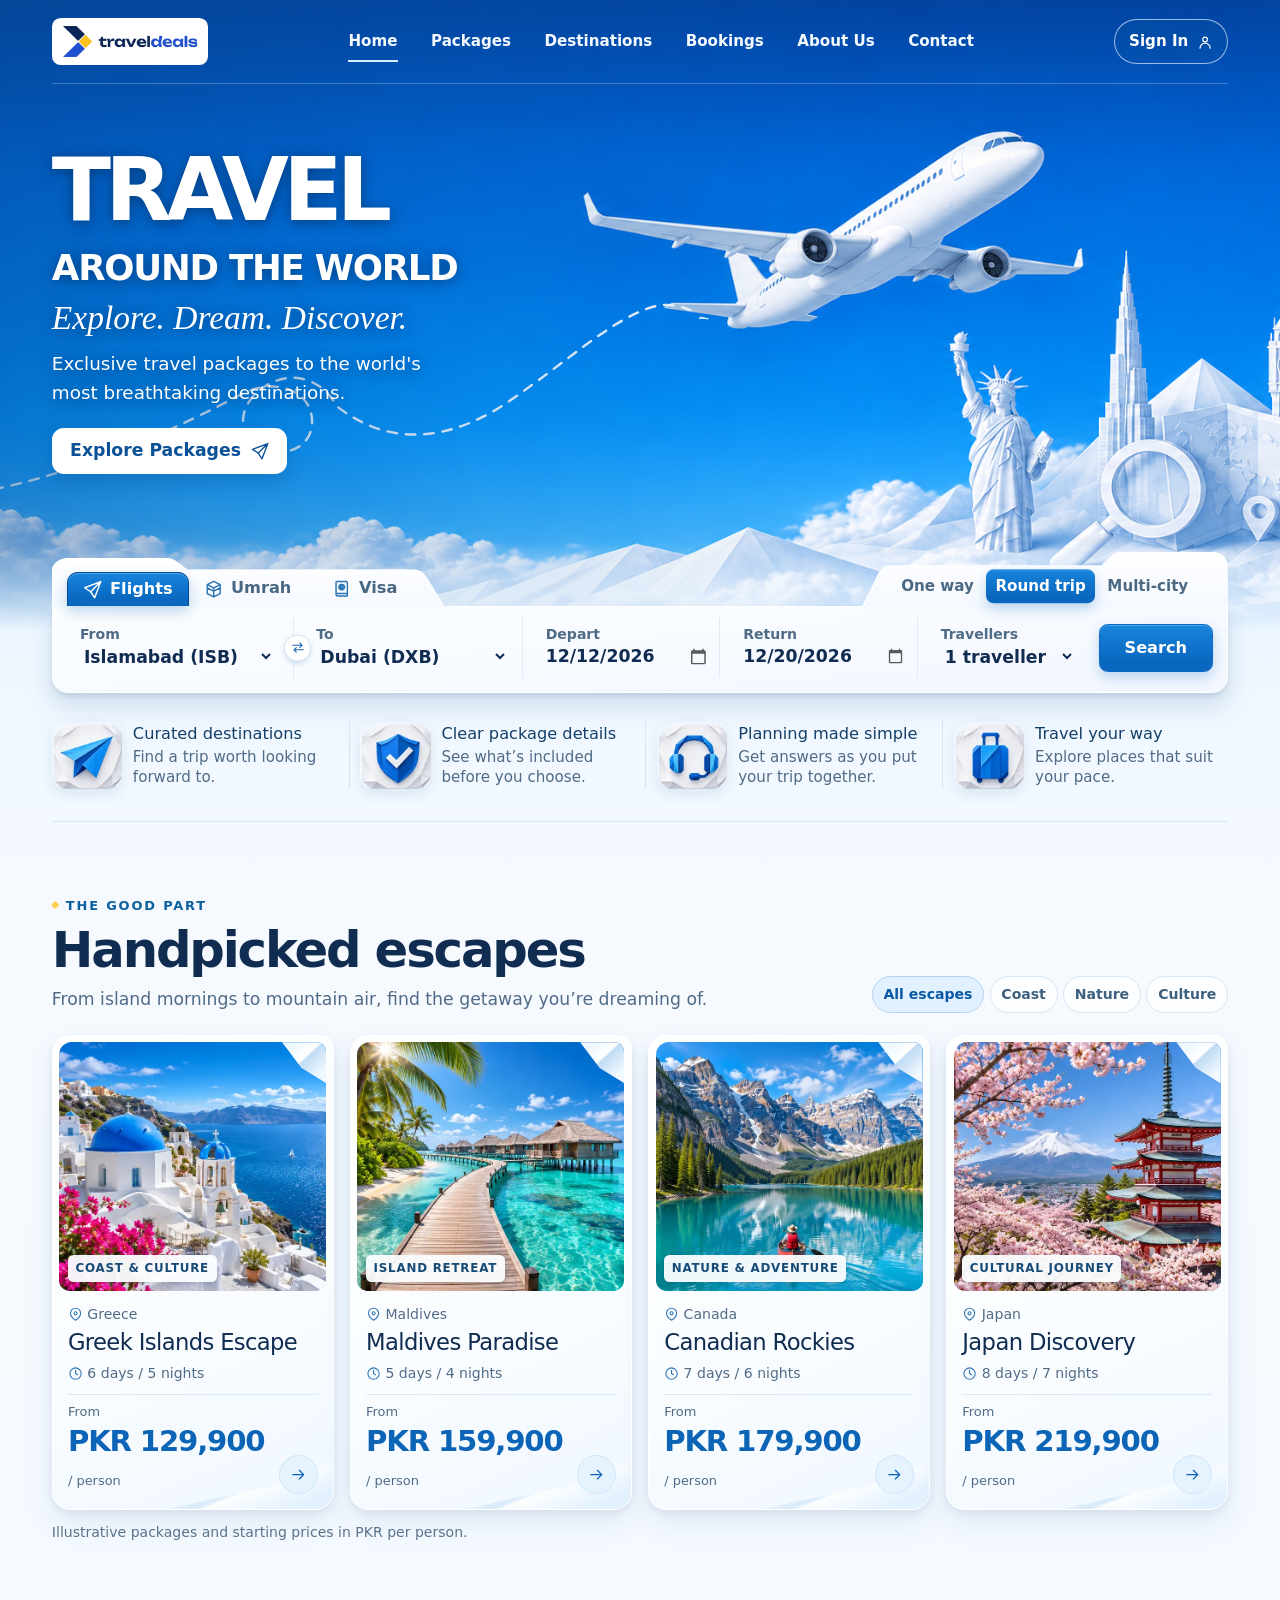
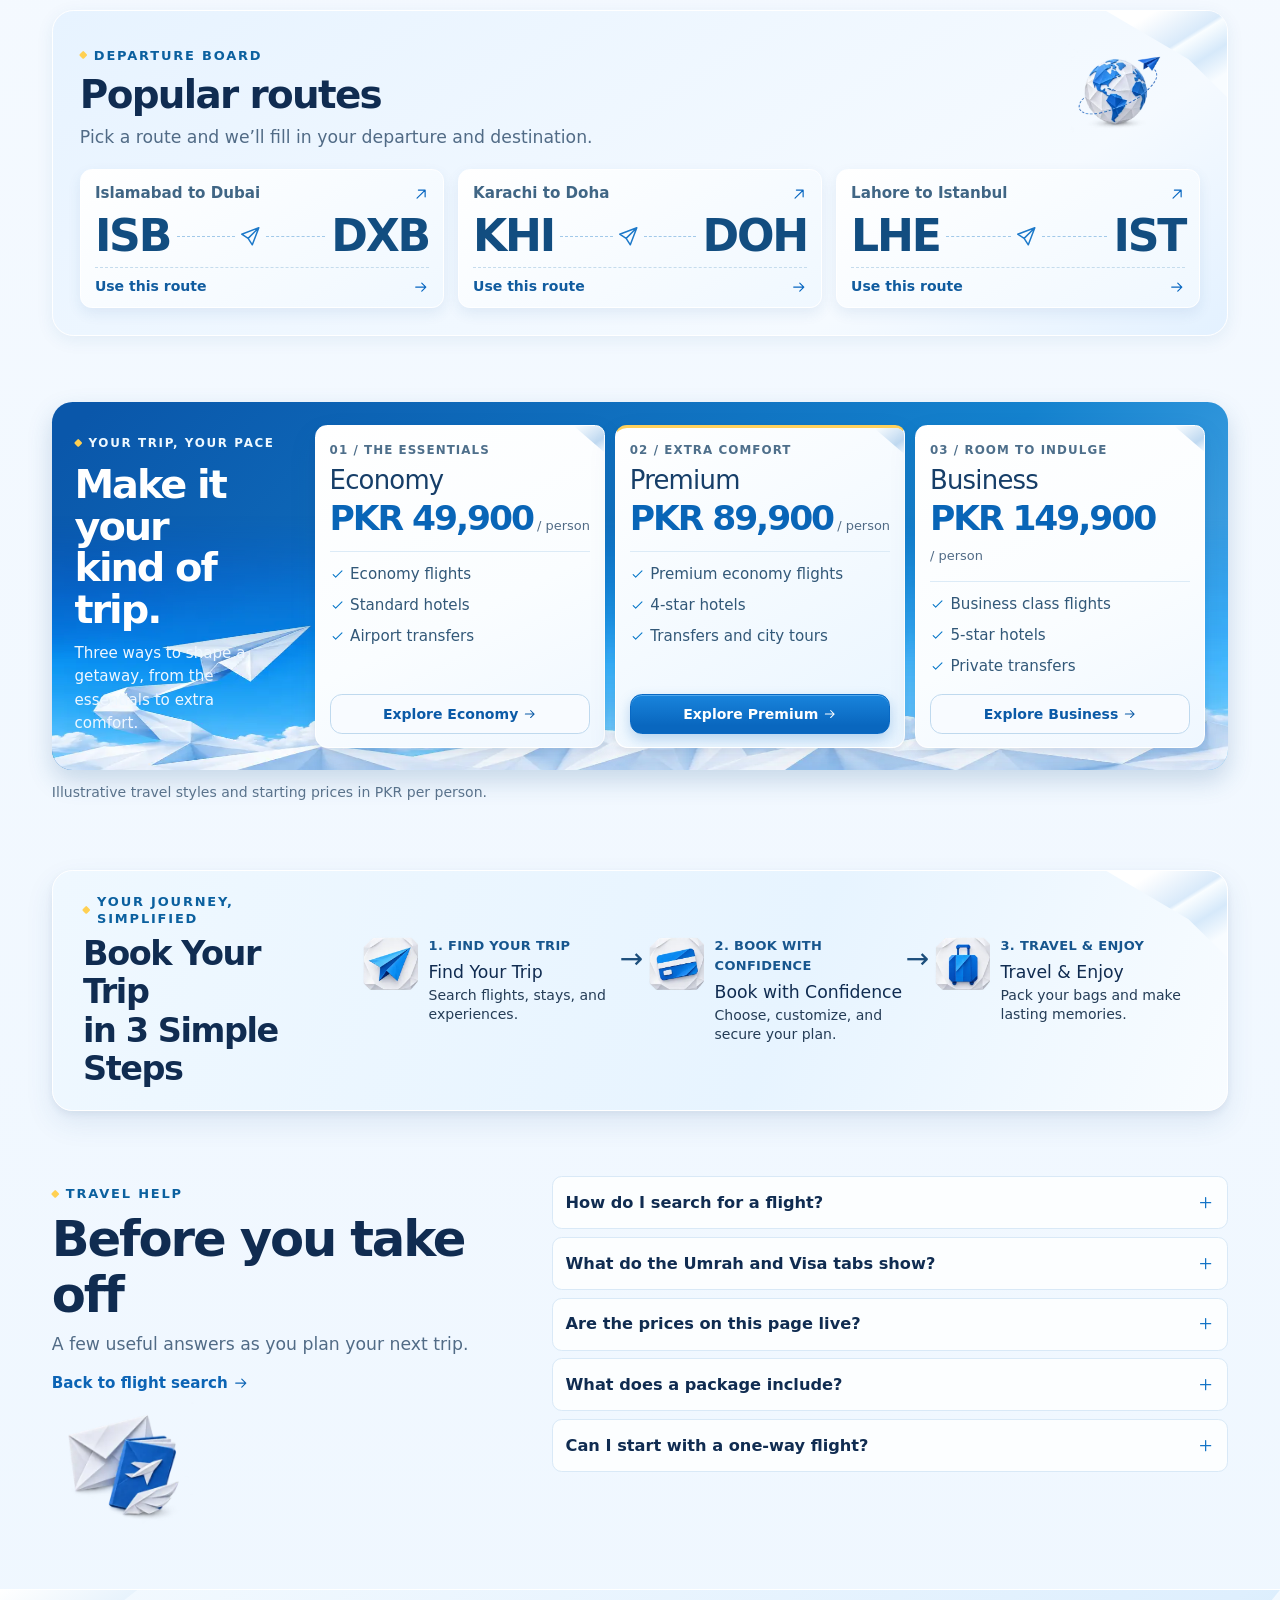
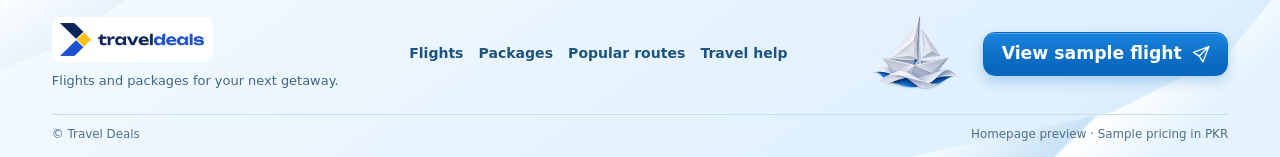
<file: index.html>
<!doctype html>
<html lang="en">
  <head>
    <meta charset="utf-8" />
    <meta name="viewport" content="width=device-width, initial-scale=1" />
    <meta name="theme-color" content="#0756ad" />
    <meta
      name="description"
      content="Search flights, plan an Umrah trip and preview a visa enquiry with Travel Deals."
    />
    <title>Travel Deals | Travel beyond the ordinary</title>
    <link
      rel="icon"
      href="/images/travel-deals/mark.svg"
      type="image/svg+xml"
    />
    <link
      href="https://cdn.jsdelivr.net/npm/bootstrap@5.3.3/dist/css/bootstrap.min.css"
      rel="stylesheet"
    />
    <link rel="stylesheet" href="/css/index.css" />
  </head>
  <body>
    <svg class="sprite" xmlns="http://www.w3.org/2000/svg" aria-hidden="true">
      <symbol id="i-plane" viewBox="0 0 24 24">
        <path d="M22 2 9.5 14.5M22 2l-7.6 20-4.9-7.5L2 9.6 22 2Z" />
      </symbol>
      <symbol id="i-arrow" viewBox="0 0 24 24">
        <path d="M4 12h15m-6-6 6 6-6 6" />
      </symbol>
      <symbol id="i-diagonal" viewBox="0 0 24 24">
        <path d="M6 18 18 6M8 6h10v10" />
      </symbol>
      <symbol id="i-pin" viewBox="0 0 24 24">
        <path d="M20 10c0 6-8 11-8 11S4 16 4 10a8 8 0 1 1 16 0Z" />
        <circle cx="12" cy="10" r="2.5" />
      </symbol>
      <symbol id="i-umrah" viewBox="0 0 24 24">
        <path
          d="m4 7 8-4 8 4v11l-8 4-8-4V7Zm0 0 8 4 8-4m-8 4v11M4 11l8 4 8-4"
        />
      </symbol>
      <symbol id="i-passport" viewBox="0 0 24 24">
        <path
          d="M6 3h11a2 2 0 0 1 2 2v15a1 1 0 0 1-1 1H7a2 2 0 0 1-2-2V4a1 1 0 0 1 1-1Zm-1 15h14"
        />
        <circle cx="12" cy="10" r="3.4" />
        <path
          d="M8.6 10h6.8m-3.4-3.4a5.2 5.2 0 0 0 0 6.8 5.2 5.2 0 0 0 0-6.8Z"
        />
      </symbol>
      <symbol id="i-moon" viewBox="0 0 24 24">
        <path d="M20.5 14.1A8.7 8.7 0 0 1 10 3.5 8.9 8.9 0 1 0 20.5 14.1Z" />
      </symbol>
      <symbol id="i-calendar" viewBox="0 0 24 24">
        <rect x="3" y="5" width="18" height="16" rx="3" />
        <path d="M16 3v4M8 3v4M3 10h18m-12 5h6" />
      </symbol>
      <symbol id="i-users" viewBox="0 0 24 24">
        <circle cx="10" cy="8" r="3" />
        <path
          d="M4 20v-2a6 6 0 0 1 12 0v2M17 5a3 3 0 0 1 0 6m2 3a4 4 0 0 1 2 3.5V20"
        />
      </symbol>
      <symbol id="i-swap" viewBox="0 0 24 24">
        <path d="M3 8h16m-4-4 4 4-4 4m6 4H5m4 4-4-4 4-4" />
      </symbol>
      <symbol id="i-search" viewBox="0 0 24 24">
        <circle cx="10.5" cy="10.5" r="6.5" />
        <path d="m16 16 4.5 4.5" />
      </symbol>
      <symbol id="i-chevron" viewBox="0 0 24 24">
        <path d="m6 9 6 6 6-6" />
      </symbol>
      <symbol id="i-check" viewBox="0 0 24 24">
        <path d="m5 12 4 4L19 6" />
      </symbol>
      <symbol id="i-menu" viewBox="0 0 24 24">
        <path d="M4 6h16M4 12h16M4 18h16" />
      </symbol>
      <symbol id="i-close" viewBox="0 0 24 24">
        <path d="m6 6 12 12M18 6 6 18" />
      </symbol>
      <symbol id="i-clock" viewBox="0 0 24 24">
        <circle cx="12" cy="12" r="9" />
        <path d="M12 7v5l3 2" />
      </symbol>
      <symbol id="i-plus" viewBox="0 0 24 24">
        <path d="M12 5v14M5 12h14" />
      </symbol>
    </svg>

    <a class="skip-link" href="#flight-search">Skip to travel search</a>
    <main id="top">
      <!-- Bootstrap 5 Responsive Sticky Navbar (No JS) -->
      <nav
        class="navbar navbar-expand-lg sticky-top travel-navbar"
        id="site-navbar"
        aria-label="Main navigation"
      >
        <div class="wrap navbar-container">
          <a
            class="navbar-brand header-brand"
            href="#top"
            aria-label="Travel Around the World home"
          >
            <img src="/images/travel-deals/logo.png" alt="" />
          </a>

          <!-- Checkbox for CSS-only Toggle (No JS) -->
          <input
            type="checkbox"
            id="navbarToggleState"
            class="navbar-toggle-state"
            aria-hidden="true"
          />

          <!-- Mobile Action Controls: Sign In + Hamburger (Hidden on Web d-lg-none) -->
          <div
            class="mobile-actions d-flex align-items-center gap-2 d-lg-none ms-auto"
          >
            <a class="header-cta mobile-cta" href="#flight-search">
              Sign In
              <svg
                class="icon"
                aria-hidden="true"
                focusable="false"
                viewBox="0 0 24 24"
              >
                <circle cx="12" cy="8" r="3.5" />
                <path d="M4.5 21a7.5 7.5 0 0 1 15 0" />
              </svg>
            </a>
            <label
              for="navbarToggleState"
              class="navbar-toggler"
              aria-label="Toggle navigation"
            >
              <svg class="icon icon-menu" aria-hidden="true" focusable="false">
                <use href="#i-menu" />
              </svg>
              <svg class="icon icon-close" aria-hidden="true" focusable="false">
                <use href="#i-close" />
              </svg>
            </label>
          </div>

          <!-- Web View Menu (Collapsed on mobile, expanded on desktop d-lg-flex) -->
          <div
            class="navbar-collapse-wrapper collapse navbar-collapse"
            id="travelNavbarCollapse"
          >
            <ul class="navbar-nav mx-auto" id="sticky-nav">
              <li class="nav-item">
                <a class="nav-link nav-home" href="#top" aria-current="page"
                  >Home</a
                >
              </li>
              <li class="nav-item">
                <a class="nav-link" href="#packages">Packages</a>
              </li>
              <li class="nav-item">
                <a class="nav-link" href="#packages">Destinations</a>
              </li>
              <li class="nav-item">
                <a class="nav-link" href="#flight-search">Bookings</a>
              </li>
              <li class="nav-item">
                <a class="nav-link" href="#travel-help">About Us</a>
              </li>
              <li class="nav-item">
                <a class="nav-link" href="#contact">Contact</a>
              </li>
            </ul>

            <!-- Desktop Sign In Button (Hidden on Mobile d-none d-lg-inline-flex) -->
            <a
              class="header-cta desktop-cta d-none d-lg-inline-flex"
              href="#flight-search"
            >
              Sign In
              <svg
                class="icon"
                aria-hidden="true"
                focusable="false"
                viewBox="0 0 24 24"
              >
                <circle cx="12" cy="8" r="3.5" />
                <path d="M4.5 21a7.5 7.5 0 0 1 15 0" />
              </svg>
            </a>
          </div>
        </div>
      </nav>
      <div id="site-header">
        <section class="hero" aria-labelledby="hero-title">
          <picture class="hero-art"
            ><source media="(max-width: 650px)" srcset="/images/2.png" />
            <source media="(min-width: 651px)" srcset="/images/hero-desktop-wide.png" />
            <img src="/images/3.png" alt="" fetchpriority="high"
          /></picture>
          <header
            class="site-header wrap d-none d-lg-flex"
            aria-label="Main navigation"
          >
            <a
              class="brand header-brand"
              href="#top"
              aria-label="Travel Around the World home"
            >
              <img src="/images/travel-deals/logo.png" alt="" />
            </a>
            <nav class="nav" id="main-nav" aria-label="Main navigation">
              <a href="#top" class="nav-home" aria-current="page">Home</a>
              <a href="#packages">Packages</a>
              <a href="#packages">Destinations</a>
              <a href="#flight-search">Bookings</a>
              <a href="#travel-help">About Us</a>
              <a href="#contact">Contact</a>
            </nav>
            <a class="header-cta" href="#flight-search">
              Sign In
              <svg
                class="icon"
                aria-hidden="true"
                focusable="false"
                viewBox="0 0 24 24"
              >
                <circle cx="12" cy="8" r="3.5" />
                <path d="M4.5 21a7.5 7.5 0 0 1 15 0" />
              </svg>
            </a>
          </header>
          <div class="hero-copy wrap">
            <h1 id="hero-title">TRAVEL</h1>
            <h2>AROUND THE WORLD</h2>
            <p class="hero-script">Explore. Dream. Discover.</p>
            <p class="hero-description">
              Exclusive travel packages to the world's most breathtaking
              destinations.
            </p>
            <a href="#packages" class="button button-white hero-cta"
              >Explore Packages
              <svg class="icon" aria-hidden="true"><use href="#i-plane" /></svg
            ></a>
          </div>
        </section>
      </div>

      <section
        class="booking wrap"
        id="flight-search"
        aria-labelledby="search-title"
      >
        <h2 id="search-title" class="visually-hidden">Travel search</h2>
        <div class="booking-card paper">
          <div class="booking-top">
            <input
              class="service-radio visually-hidden"
              type="radio"
              name="service"
              id="service-flights"
              checked
            />
            <input
              class="service-radio visually-hidden"
              type="radio"
              name="service"
              id="service-umrah"
            />
            <input
              class="service-radio visually-hidden"
              type="radio"
              name="service"
              id="service-visa"
            />
            <div class="service-tabs" aria-label="Travel services">
              <label class="service-tab" for="service-flights">
                <svg class="icon" aria-hidden="true" focusable="false">
                  <use href="#i-plane" /></svg
                ><span>Flights</span>
              </label>
              <label class="service-tab" for="service-umrah">
                <svg class="icon" aria-hidden="true" focusable="false">
                  <use href="#i-umrah" /></svg
                ><span>Umrah</span>
              </label>
              <label class="service-tab" for="service-visa">
                <svg class="icon" aria-hidden="true" focusable="false">
                  <use href="#i-passport" /></svg
                ><span>Visa</span>
              </label>
            </div>
            <fieldset class="trip-toggle" id="flight-trip-type">
              <legend class="visually-hidden">Trip type</legend>
              <label
                ><input
                  type="radio"
                  name="trip"
                  value="oneway"
                  form="flight-form"
                /><span>One way</span></label
              >
              <label
                ><input
                  type="radio"
                  name="trip"
                  value="round"
                  form="flight-form"
                  checked
                /><span>Round trip</span></label
              >
              <label
                ><input
                  type="radio"
                  name="trip"
                  value="multicity"
                  form="flight-form"
                /><span>Multi-city</span></label
              >
            </fieldset>
            <p class="service-note" id="service-note" hidden></p>
          </div>
          <div id="panel-flights">
            <form
              id="flight-form"
              class="booking-fields"
              aria-label="Flight search"
            >
              <div class="field-shell origin">
                <label class="field" for="from">
                  <svg
                    class="icon field-icon"
                    aria-hidden="true"
                    focusable="false"
                  >
                    <use href="#i-pin" />
                  </svg>
                  <span class="field-copy"
                    ><span>From</span
                    ><select
                      id="from"
                      name="from"
                      aria-describedby="search-error"
                      required
                    >
                      <option value="ISB" selected>Islamabad (ISB)</option>
                      <option value="KHI">Karachi (KHI)</option>
                      <option value="LHE">Lahore (LHE)</option>
                      <option value="DXB">Dubai (DXB)</option>
                      <option value="IST">Istanbul (IST)</option>
                      <option value="DOH">Doha (DOH)</option>
                      <option value="ATH">Athens (ATH)</option>
                      <option value="MLE">Malé (MLE)</option>
                      <option value="YYC">Calgary (YYC)</option>
                      <option value="HND">Tokyo (HND)</option>
                    </select></span
                  >
                </label>
                <button
                  class="swap"
                  type="button"
                  aria-label="Swap origin and destination"
                  title="Swap origin and destination"
                >
                  <svg class="icon" aria-hidden="true" focusable="false">
                    <use href="#i-swap" />
                  </svg>
                </button>
              </div>
              <label class="field destination" for="to">
                <svg
                  class="icon field-icon"
                  aria-hidden="true"
                  focusable="false"
                >
                  <use href="#i-pin" />
                </svg>
                <span class="field-copy"
                  ><span>To</span
                  ><select
                    id="to"
                    name="to"
                    aria-describedby="search-error"
                    required
                  >
                    <option value="ISB">Islamabad (ISB)</option>
                    <option value="KHI">Karachi (KHI)</option>
                    <option value="LHE">Lahore (LHE)</option>
                    <option value="DXB" selected>Dubai (DXB)</option>
                    <option value="IST">Istanbul (IST)</option>
                    <option value="DOH">Doha (DOH)</option>
                    <option value="ATH">Athens (ATH)</option>
                    <option value="MLE">Malé (MLE)</option>
                    <option value="YYC">Calgary (YYC)</option>
                    <option value="HND">Tokyo (HND)</option>
                  </select></span
                >
              </label>
              <label class="field depart" for="depart">
                <svg
                  class="icon field-icon"
                  aria-hidden="true"
                  focusable="false"
                >
                  <use href="#i-calendar" />
                </svg>
                <span class="field-copy"
                  ><span>Depart</span
                  ><input
                    id="depart"
                    type="date"
                    name="depart"
                    value="2026-12-12"
                    required
                /></span>
              </label>
              <label class="field return" id="flight-return-field" for="return">
                <svg
                  class="icon field-icon"
                  aria-hidden="true"
                  focusable="false"
                >
                  <use href="#i-calendar" />
                </svg>
                <span class="field-copy"
                  ><span>Return</span
                  ><input
                    id="return"
                    type="date"
                    name="return"
                    value="2026-12-20"
                    required
                /></span>
              </label>
              <label class="field travellers" for="travellers">
                <svg
                  class="icon field-icon"
                  aria-hidden="true"
                  focusable="false"
                >
                  <use href="#i-users" />
                </svg>
                <span class="field-copy"
                  ><span>Travellers</span
                  ><select id="travellers" name="travellers">
                    <option value="1" selected>1 traveller</option>
                    <option value="2">2 travellers</option>
                    <option value="3">3 travellers</option>
                    <option value="4">4 travellers</option>
                    <option value="5">5 travellers</option>
                    <option value="6">6 travellers</option>
                  </select></span
                >
              </label>
              <button class="button button-blue search-button" type="submit">
                <svg class="icon" aria-hidden="true" focusable="false">
                  <use href="#i-search" /></svg
                ><span>Search</span>
              </button>
            </form>
            <div class="multi-city" id="multi-city-fields">
              <div class="multi-city-heading">
                <strong
                  ><span id="flight-count" aria-live="polite">2</span> flights selected</strong
                ><span>Multi-city route · Up to 6 flights</span>
              </div>
              <div id="multi-city-list">
                <section class="multi-flight" aria-labelledby="flight2-title">
                  <h3 class="multi-flight-title" id="flight2-title">Flight 2</h3>
                  <div class="multi-flight-fields">
                    <label class="multi-field"
                      ><span>From</span
                      ><select name="flight2-from" form="flight-form">
                        <option>Dubai (DXB)</option>
                        <option>Islamabad (ISB)</option>
                        <option>Karachi (KHI)</option>
                        <option>Lahore (LHE)</option>
                        <option>Doha (DOH)</option>
                        <option>Istanbul (IST)</option>
                      </select></label
                    >
                    <label class="multi-field"
                      ><span>To</span
                      ><select name="flight2-to" form="flight-form">
                        <option>Islamabad (ISB)</option>
                        <option>Dubai (DXB)</option>
                        <option>Karachi (KHI)</option>
                        <option>Lahore (LHE)</option>
                        <option>Doha (DOH)</option>
                        <option>Istanbul (IST)</option>
                      </select></label
                    >
                    <label class="multi-field"
                      ><span>Depart</span
                      ><input
                        type="date"
                        name="flight2-date"
                        value="2026-12-20"
                        form="flight-form"
                    /></label>
                    <label class="multi-field cabin-field"
                      ><span>Cabin class</span
                      ><select name="flight2-cabin" form="flight-form">
                        <option>Economy</option>
                        <option>Premium economy</option>
                        <option>Business</option>
                        <option>First class</option>
                      </select></label
                    >
                    <div class="multi-flight-actions">
                      <button class="multi-action add-flight" type="button">
                        ＋ Add flight</button
                      ><button class="multi-action remove-flight" type="button">
                        Remove flight
                      </button>
                    </div>
                  </div>
                </section>
              </div>
              <button class="button button-blue multi-search" type="button">
                Search flights
              </button>
            </div>
            <template id="multi-flight-template">
              <section class="multi-flight">
                <h3 class="multi-flight-title"></h3>
                <div class="multi-flight-fields">
                  <label class="multi-field">
                    <span>From</span>
                    <select data-field="from" form="flight-form">
                      <option>Islamabad (ISB)</option>
                      <option>Dubai (DXB)</option>
                      <option>Karachi (KHI)</option>
                      <option>Lahore (LHE)</option>
                      <option>Doha (DOH)</option>
                      <option>Istanbul (IST)</option>
                    </select>
                  </label>
                  <label class="multi-field">
                    <span>To</span>
                    <select data-field="to" form="flight-form">
                      <option>Dubai (DXB)</option>
                      <option>Islamabad (ISB)</option>
                      <option>Karachi (KHI)</option>
                      <option>Lahore (LHE)</option>
                      <option>Doha (DOH)</option>
                      <option>Istanbul (IST)</option>
                    </select>
                  </label>
                  <label class="multi-field">
                    <span>Depart</span>
                    <input data-field="date" type="date" form="flight-form" />
                  </label>
                  <label class="multi-field cabin-field">
                    <span>Cabin class</span>
                    <select data-field="cabin" form="flight-form">
                      <option>Economy</option>
                      <option>Premium economy</option>
                      <option>Business</option>
                      <option>First class</option>
                    </select>
                  </label>
                  <div class="multi-flight-actions">
                    <button class="multi-action add-flight" type="button">＋ Add flight</button>
                    <button class="multi-action remove-flight" type="button">Remove flight</button>
                  </div>
                </div>
              </section>
            </template>
            <p class="search-error" id="search-error" role="alert" hidden></p>
          </div>

          <div id="panel-umrah">
            <form
              id="umrah-form"
              class="booking-fields"
              aria-label="Umrah trip search"
            >
              <label class="field origin" for="umrah-from">
                <svg
                  class="icon field-icon"
                  aria-hidden="true"
                  focusable="false"
                >
                  <use href="#i-pin" />
                </svg>
                <span class="field-copy"
                  ><span>From</span
                  ><select id="umrah-from" name="origin" required>
                    <option value="ISB">Islamabad (ISB)</option>
                    <option value="KHI">Karachi (KHI)</option>
                    <option value="LHE">Lahore (LHE)</option>
                  </select></span
                >
              </label>
              <label class="field destination" for="umrah-arrival">
                <svg
                  class="icon field-icon"
                  aria-hidden="true"
                  focusable="false"
                >
                  <use href="#i-pin" />
                </svg>
                <span class="field-copy"
                  ><span>Arrive in</span
                  ><select id="umrah-arrival" name="arrival" required>
                    <option value="Jeddah">Jeddah (JED)</option>
                    <option value="Madinah">Madinah (MED)</option>
                  </select></span
                >
              </label>
              <label class="field depart" for="umrah-depart">
                <svg
                  class="icon field-icon"
                  aria-hidden="true"
                  focusable="false"
                >
                  <use href="#i-calendar" />
                </svg>
                <span class="field-copy"
                  ><span>Depart</span
                  ><input
                    id="umrah-depart"
                    type="date"
                    name="departure"
                    required
                /></span>
              </label>
              <label class="field return" for="umrah-nights">
                <svg
                  class="icon field-icon"
                  aria-hidden="true"
                  focusable="false"
                >
                  <use href="#i-moon" />
                </svg>
                <span class="field-copy"
                  ><span>Duration</span
                  ><select id="umrah-nights" name="nights">
                    <option value="7">7 nights</option>
                    <option value="10">10 nights</option>
                    <option value="14">14 nights</option>
                  </select></span
                >
              </label>
              <label class="field travellers" for="umrah-travellers">
                <svg
                  class="icon field-icon"
                  aria-hidden="true"
                  focusable="false"
                >
                  <use href="#i-users" />
                </svg>
                <span class="field-copy"
                  ><span>Travellers</span
                  ><select id="umrah-travellers" name="travellers">
                    <option value="1">1 traveller</option>
                    <option value="2">2 travellers</option>
                    <option value="3">3 travellers</option>
                    <option value="4">4 travellers</option>
                    <option value="5">5 travellers</option>
                    <option value="6">6 travellers</option>
                  </select></span
                >
              </label>
              <button class="button button-blue search-button" type="submit">
                <svg class="icon" aria-hidden="true" focusable="false">
                  <use href="#i-search" /></svg
                ><span>Search Umrah</span>
              </button>
            </form>
          </div>

          <div id="panel-visa">
            <form
              id="visa-form"
              class="booking-fields"
              aria-label="Visa enquiry search"
            >
              <label class="field origin" for="visa-passport">
                <svg
                  class="icon field-icon"
                  aria-hidden="true"
                  focusable="false"
                >
                  <use href="#i-passport" />
                </svg>
                <span class="field-copy"
                  ><span>Passport country</span
                  ><select id="visa-passport" name="passport" required>
                    <option>Pakistan</option>
                    <option>Bangladesh</option>
                    <option>India</option>
                    <option>United Kingdom</option>
                  </select></span
                >
              </label>
              <label class="field destination" for="visa-destination">
                <svg
                  class="icon field-icon"
                  aria-hidden="true"
                  focusable="false"
                >
                  <use href="#i-pin" />
                </svg>
                <span class="field-copy"
                  ><span>Destination</span
                  ><select id="visa-destination" name="destination" required>
                    <option value="United Arab Emirates">UAE</option>
                    <option>Saudi Arabia</option>
                    <option>Türkiye</option>
                    <option>United Kingdom</option>
                  </select></span
                >
              </label>
              <label class="field depart" for="visa-date">
                <svg
                  class="icon field-icon"
                  aria-hidden="true"
                  focusable="false"
                >
                  <use href="#i-calendar" />
                </svg>
                <span class="field-copy"
                  ><span>Travel date</span
                  ><input id="visa-date" type="date" name="departure" required
                /></span>
              </label>
              <label class="field return" for="visa-type">
                <svg
                  class="icon field-icon"
                  aria-hidden="true"
                  focusable="false"
                >
                  <use href="#i-passport" />
                </svg>
                <span class="field-copy"
                  ><span>Purpose of visit</span
                  ><select id="visa-type" name="purpose">
                    <option>Tourism</option>
                    <option>Business</option>
                    <option>Transit</option>
                  </select></span
                >
              </label>
              <label class="field travellers" for="visa-applicants">
                <svg
                  class="icon field-icon"
                  aria-hidden="true"
                  focusable="false"
                >
                  <use href="#i-users" />
                </svg>
                <span class="field-copy"
                  ><span>Applicants</span
                  ><select id="visa-applicants" name="applicants">
                    <option value="1">1 applicant</option>
                    <option value="2">2 applicants</option>
                    <option value="3">3 applicants</option>
                    <option value="4">4 applicants</option>
                    <option value="5">5 applicants</option>
                    <option value="6">6 applicants</option>
                  </select></span
                >
              </label>
              <button class="button button-blue search-button" type="submit">
                <svg class="icon" aria-hidden="true" focusable="false">
                  <use href="#i-search" /></svg
                ><span>Search visa</span>
              </button>
            </form>
          </div>
        </div>
        <section
          class="search-results paper"
          id="search-results"
          aria-labelledby="result-title"
          hidden
        >
          <div class="section-kicker" id="result-kicker">FLIGHT PREVIEW</div>
          <h3 id="result-title" tabindex="-1"></h3>
          <p id="result-description"></p>
          <div class="result-price" id="result-price" hidden></div>
          <a class="text-link" id="result-routes" href="#routes"
            >Explore popular routes
            <svg class="icon" aria-hidden="true" focusable="false">
              <use href="#i-arrow" /></svg
          ></a>
        </section>
      </section>

      <section class="benefits wrap" aria-label="Plan with Travel Deals">
        <article>
          <img
            src="/images/travel-deals/icon-plane.webp"
            alt=""
            width="66"
            height="64"
          />
          <div>
            <h3>Curated destinations</h3>
            <p>Find a trip worth looking forward to.</p>
          </div>
        </article>
        <article>
          <img
            src="/images/travel-deals/icon-shield.webp"
            alt=""
            width="66"
            height="64"
          />
          <div>
            <h3>Clear package details</h3>
            <p>See what’s included before you choose.</p>
          </div>
        </article>
        <article>
          <img
            src="/images/travel-deals/icon-headset.webp"
            alt=""
            width="66"
            height="64"
          />
          <div>
            <h3>Planning made simple</h3>
            <p>Get answers as you put your trip together.</p>
          </div>
        </article>
        <article>
          <img
            src="/images/travel-deals/icon-suitcase.webp"
            alt=""
            width="66"
            height="64"
          />
          <div>
            <h3>Travel your way</h3>
            <p>Explore places that suit your pace.</p>
          </div>
        </article>
      </section>

      <section
        class="section wrap"
        id="packages"
        aria-labelledby="packages-title"
      >
        <div class="section-head">
          <div>
            <p class="section-kicker"><span></span> THE GOOD PART</p>
            <h2 id="packages-title">Handpicked escapes</h2>
            <p>
              From island mornings to mountain air, find the getaway you’re
              dreaming of.
            </p>
          </div>
          <div
            class="package-filters"
            role="group"
            aria-label="Filter destinations"
          >
            <button type="button" data-filter="all" aria-pressed="true">
              All escapes
            </button>
            <button type="button" data-filter="coast" aria-pressed="false">
              Coast
            </button>
            <button type="button" data-filter="nature" aria-pressed="false">
              Nature
            </button>
            <button type="button" data-filter="culture" aria-pressed="false">
              Culture
            </button>
          </div>
        </div>
        <p id="package-status" class="visually-hidden" role="status"></p>
        <div class="package-grid">
          <article class="package-card paper" data-category="coast culture">
            <div class="package-photo">
              <img
                src="/images/travel-deals/greece.webp"
                width="623"
                height="623"
                alt="Blue-domed buildings and bougainvillea above the Aegean in Santorini"
                loading="lazy"
              /><span class="photo-tag">COAST &amp; CULTURE</span>
            </div>
            <div class="package-body">
              <p class="package-place">
                <svg class="icon" aria-hidden="true" focusable="false">
                  <use href="#i-pin" />
                </svg>
                Greece
              </p>
              <h3>Greek Islands Escape</h3>
              <p class="package-duration">
                <svg class="icon" aria-hidden="true" focusable="false">
                  <use href="#i-clock" />
                </svg>
                6 days / 5 nights
              </p>
              <div class="package-foot">
                <div>
                  <span>From</span><strong>PKR 129,900</strong
                  ><small> / person</small>
                </div>
                <button
                  class="round-link"
                  type="button"
                  data-package="greece"
                  aria-label="View Greek Islands Escape"
                >
                  <svg class="icon" aria-hidden="true" focusable="false">
                    <use href="#i-arrow" />
                  </svg>
                </button>
              </div>
            </div>
          </article>
          <article class="package-card paper" data-category="coast">
            <div class="package-photo">
              <img
                src="/images/travel-deals/maldives.webp"
                width="623"
                height="623"
                alt="Overwater villas and a palm-lined boardwalk on a turquoise Maldives lagoon"
                loading="lazy"
              /><span class="photo-tag">ISLAND RETREAT</span>
            </div>
            <div class="package-body">
              <p class="package-place">
                <svg class="icon" aria-hidden="true" focusable="false">
                  <use href="#i-pin" />
                </svg>
                Maldives
              </p>
              <h3>Maldives Paradise</h3>
              <p class="package-duration">
                <svg class="icon" aria-hidden="true" focusable="false">
                  <use href="#i-clock" />
                </svg>
                5 days / 4 nights
              </p>
              <div class="package-foot">
                <div>
                  <span>From</span><strong>PKR 159,900</strong
                  ><small> / person</small>
                </div>
                <button
                  class="round-link"
                  type="button"
                  data-package="maldives"
                  aria-label="View Maldives Paradise"
                >
                  <svg class="icon" aria-hidden="true" focusable="false">
                    <use href="#i-arrow" />
                  </svg>
                </button>
              </div>
            </div>
          </article>
          <article class="package-card paper" data-category="nature">
            <div class="package-photo">
              <img
                src="/images/travel-deals/rockies.webp"
                width="623"
                height="623"
                alt="A red canoe on Moraine Lake below the Canadian Rockies"
                loading="lazy"
              /><span class="photo-tag">NATURE &amp; ADVENTURE</span>
            </div>
            <div class="package-body">
              <p class="package-place">
                <svg class="icon" aria-hidden="true" focusable="false">
                  <use href="#i-pin" />
                </svg>
                Canada
              </p>
              <h3>Canadian Rockies</h3>
              <p class="package-duration">
                <svg class="icon" aria-hidden="true" focusable="false">
                  <use href="#i-clock" />
                </svg>
                7 days / 6 nights
              </p>
              <div class="package-foot">
                <div>
                  <span>From</span><strong>PKR 179,900</strong
                  ><small> / person</small>
                </div>
                <button
                  class="round-link"
                  type="button"
                  data-package="rockies"
                  aria-label="View Canadian Rockies"
                >
                  <svg class="icon" aria-hidden="true" focusable="false">
                    <use href="#i-arrow" />
                  </svg>
                </button>
              </div>
            </div>
          </article>
          <article class="package-card paper" data-category="culture nature">
            <div class="package-photo">
              <img
                src="/images/travel-deals/japan.webp"
                width="623"
                height="623"
                alt="Chureito Pagoda, cherry blossoms and Mount Fuji in Japan"
                loading="lazy"
              /><span class="photo-tag">CULTURAL JOURNEY</span>
            </div>
            <div class="package-body">
              <p class="package-place">
                <svg class="icon" aria-hidden="true" focusable="false">
                  <use href="#i-pin" />
                </svg>
                Japan
              </p>
              <h3>Japan Discovery</h3>
              <p class="package-duration">
                <svg class="icon" aria-hidden="true" focusable="false">
                  <use href="#i-clock" />
                </svg>
                8 days / 7 nights
              </p>
              <div class="package-foot">
                <div>
                  <span>From</span><strong>PKR 219,900</strong
                  ><small> / person</small>
                </div>
                <button
                  class="round-link"
                  type="button"
                  data-package="japan"
                  aria-label="View Japan Discovery"
                >
                  <svg class="icon" aria-hidden="true" focusable="false">
                    <use href="#i-arrow" />
                  </svg>
                </button>
              </div>
            </div>
          </article>
        </div>
        <p class="fine-print">
          Illustrative packages and starting prices in PKR per person.
        </p>
      </section>

      <section
        class="section wrap route-section"
        id="routes"
        aria-labelledby="routes-title"
      >
        <div class="section-head">
          <div>
            <p class="section-kicker"><span></span> DEPARTURE BOARD</p>
            <h2 id="routes-title">Popular routes</h2>
            <p>
              Pick a route and we’ll fill in your departure and destination.
            </p>
          </div>
          <img
            class="section-art routes-art"
            src="/images/travel-deals/paper-globe.webp"
            width="322"
            height="315"
            loading="lazy"
            alt=""
          />
        </div>
        <div class="route-grid">
          <button
            class="route-ticket"
            type="button"
            data-route="ISB-DXB"
            aria-label="Use Islamabad to Dubai in flight search"
          >
            <span class="ticket-top"
              ><span>Islamabad to Dubai</span
              ><svg class="icon" aria-hidden="true" focusable="false">
                <use href="#i-diagonal" /></svg
            ></span>
            <span class="ticket-code"
              ><strong>ISB</strong
              ><span
                ><svg class="icon" aria-hidden="true" focusable="false">
                  <use href="#i-plane" /></svg></span
              ><strong>DXB</strong></span
            >
            <span class="ticket-bottom"
              >Use this route
              <svg class="icon" aria-hidden="true" focusable="false">
                <use href="#i-arrow" /></svg
            ></span>
          </button>
          <button
            class="route-ticket"
            type="button"
            data-route="KHI-DOH"
            aria-label="Use Karachi to Doha in flight search"
          >
            <span class="ticket-top"
              ><span>Karachi to Doha</span
              ><svg class="icon" aria-hidden="true" focusable="false">
                <use href="#i-diagonal" /></svg
            ></span>
            <span class="ticket-code"
              ><strong>KHI</strong
              ><span
                ><svg class="icon" aria-hidden="true" focusable="false">
                  <use href="#i-plane" /></svg></span
              ><strong>DOH</strong></span
            >
            <span class="ticket-bottom"
              >Use this route
              <svg class="icon" aria-hidden="true" focusable="false">
                <use href="#i-arrow" /></svg
            ></span>
          </button>
          <button
            class="route-ticket"
            type="button"
            data-route="LHE-IST"
            aria-label="Use Lahore to Istanbul in flight search"
          >
            <span class="ticket-top"
              ><span>Lahore to Istanbul</span
              ><svg class="icon" aria-hidden="true" focusable="false">
                <use href="#i-diagonal" /></svg
            ></span>
            <span class="ticket-code"
              ><strong>LHE</strong
              ><span
                ><svg class="icon" aria-hidden="true" focusable="false">
                  <use href="#i-plane" /></svg></span
              ><strong>IST</strong></span
            >
            <span class="ticket-bottom"
              >Use this route
              <svg class="icon" aria-hidden="true" focusable="false">
                <use href="#i-arrow" /></svg
            ></span>
          </button>
        </div>
      </section>

      <section
        class="section wrap"
        id="travel-styles"
        aria-labelledby="styles-title"
      >
        <div class="style-band">
          <div class="style-intro">
            <p class="section-kicker"><span></span> YOUR TRIP, YOUR PACE</p>
            <h2 id="styles-title">
              Make it your<br />
              kind of trip.
            </h2>
            <p>
              Three ways to shape a getaway, from the essentials to extra
              comfort.
            </p>
          </div>
          <div class="plan-grid">
            <article class="plan paper">
              <p class="plan-number">01 / THE ESSENTIALS</p>
              <h3>Economy</h3>
              <p class="plan-price">
                <strong>PKR 49,900</strong><span> / person</span>
              </p>
              <ul>
                <li>
                  <svg class="icon" aria-hidden="true" focusable="false">
                    <use href="#i-check" />
                  </svg>
                  Economy flights
                </li>
                <li>
                  <svg class="icon" aria-hidden="true" focusable="false">
                    <use href="#i-check" />
                  </svg>
                  Standard hotels
                </li>
                <li>
                  <svg class="icon" aria-hidden="true" focusable="false">
                    <use href="#i-check" />
                  </svg>
                  Airport transfers
                </li>
              </ul>
              <button
                type="button"
                class="button button-outline"
                data-plan="economy"
              >
                Explore Economy
                <svg class="icon" aria-hidden="true" focusable="false">
                  <use href="#i-arrow" />
                </svg>
              </button>
            </article>
            <article class="plan paper plan-featured">
              <p class="plan-number">02 / EXTRA COMFORT</p>
              <h3>Premium</h3>
              <p class="plan-price">
                <strong>PKR 89,900</strong><span> / person</span>
              </p>
              <ul>
                <li>
                  <svg class="icon" aria-hidden="true" focusable="false">
                    <use href="#i-check" />
                  </svg>
                  Premium economy flights
                </li>
                <li>
                  <svg class="icon" aria-hidden="true" focusable="false">
                    <use href="#i-check" />
                  </svg>
                  4-star hotels
                </li>
                <li>
                  <svg class="icon" aria-hidden="true" focusable="false">
                    <use href="#i-check" />
                  </svg>
                  Transfers and city tours
                </li>
              </ul>
              <button
                type="button"
                class="button button-blue"
                data-plan="premium"
              >
                Explore Premium
                <svg class="icon" aria-hidden="true" focusable="false">
                  <use href="#i-arrow" />
                </svg>
              </button>
            </article>
            <article class="plan paper">
              <p class="plan-number">03 / ROOM TO INDULGE</p>
              <h3>Business</h3>
              <p class="plan-price">
                <strong>PKR 149,900</strong><span> / person</span>
              </p>
              <ul>
                <li>
                  <svg class="icon" aria-hidden="true" focusable="false">
                    <use href="#i-check" />
                  </svg>
                  Business class flights
                </li>
                <li>
                  <svg class="icon" aria-hidden="true" focusable="false">
                    <use href="#i-check" />
                  </svg>
                  5-star hotels
                </li>
                <li>
                  <svg class="icon" aria-hidden="true" focusable="false">
                    <use href="#i-check" />
                  </svg>
                  Private transfers
                </li>
              </ul>
              <button
                type="button"
                class="button button-outline"
                data-plan="business"
              >
                Explore Business
                <svg class="icon" aria-hidden="true" focusable="false">
                  <use href="#i-arrow" />
                </svg>
              </button>
            </article>
          </div>
        </div>
        <p class="fine-print">
          Illustrative travel styles and starting prices in PKR per person.
        </p>
      </section>

      <section class="section wrap" id="how-to" aria-labelledby="steps-title">
        <div class="steps paper">
          <div class="section-head steps-head">
            <div>
              <p class="section-kicker">
                <span></span> YOUR JOURNEY, SIMPLIFIED
              </p>
              <h2 id="steps-title">Book Your Trip<br />in 3 Simple Steps</h2>
            </div>
          </div>
          <ol class="step-grid">
            <li>
              <img
                src="/images/travel-deals/icon-plane.webp"
                width="60"
                height="58"
                loading="lazy"
                alt=""
              />
              <div>
                <span>1. FIND YOUR TRIP</span>
                <h3>Find Your Trip</h3>
                <p>Search flights, stays, and experiences.</p>
              </div>
            </li>
            <li>
              <img
                src="/images/travel-deals/icon-card.webp"
                width="60"
                height="58"
                loading="lazy"
                alt=""
              />
              <div>
                <span>2. BOOK WITH CONFIDENCE</span>
                <h3>Book with Confidence</h3>
                <p>Choose, customize, and secure your plan.</p>
              </div>
            </li>
            <li>
              <img
                src="/images/travel-deals/icon-suitcase.webp"
                width="60"
                height="58"
                loading="lazy"
                alt=""
              />
              <div>
                <span>3. TRAVEL &amp; ENJOY</span>
                <h3>Travel &amp; Enjoy</h3>
                <p>Pack your bags and make lasting memories.</p>
              </div>
            </li>
          </ol>
        </div>
      </section>

      <section
        class="section wrap help"
        id="travel-help"
        aria-labelledby="help-title"
      >
        <div class="help-intro">
          <p class="section-kicker"><span></span> TRAVEL HELP</p>
          <h2 id="help-title">Before you take off</h2>
          <p>A few useful answers as you plan your next trip.</p>
          <a class="text-link" href="#flight-search" data-open-service="flights"
            >Back to flight search
            <svg class="icon" aria-hidden="true" focusable="false">
              <use href="#i-arrow" /></svg
          ></a>
          <img
            class="section-art help-art"
            src="/images/travel-deals/paper-passport.webp"
            width="322"
            height="322"
            loading="lazy"
            s
            alt=""
          />
        </div>
        <div class="faq">
          <details>
            <summary>
              How do I search for a flight?<svg
                class="icon"
                aria-hidden="true"
                focusable="false"
              >
                <use href="#i-plus" />
              </svg>
            </summary>
            <p>
              Choose your departure and arrival cities, enter your dates and add
              the number of travellers. Use Search flights to preview a sample
              fare where one is available.
            </p>
          </details>
          <details>
            <summary>
              What do the Umrah and Visa tabs show?<svg
                class="icon"
                aria-hidden="true"
                focusable="false"
              >
                <use href="#i-plus" />
              </svg>
            </summary>
            <p>
              Umrah shows a sample trip based on your dates and group size. Visa
              lets you preview an enquiry with your destination and travel
              details.
            </p>
          </details>
          <details>
            <summary>
              Are the prices on this page live?<svg
                class="icon"
                aria-hidden="true"
                focusable="false"
              >
                <use href="#i-plus" />
              </svg>
            </summary>
            <p>
              Prices shown here are examples in PKR. Flight availability, travel
              dates and package inclusions determine the final price for a real
              trip.
            </p>
          </details>
          <details>
            <summary>
              What does a package include?<svg
                class="icon"
                aria-hidden="true"
                focusable="false"
              >
                <use href="#i-plus" />
              </svg>
            </summary>
            <p>
              Open any escape to see its suggested itinerary. The travel styles
              section shows examples of flights, accommodation and extras you
              could combine.
            </p>
          </details>
          <details>
            <summary>
              Can I start with a one-way flight?<svg
                class="icon"
                aria-hidden="true"
                focusable="false"
              >
                <use href="#i-plus" />
              </svg>
            </summary>
            <p>
              Yes. Select One way in the search form to plan without a return
              date.
            </p>
          </details>
        </div>
      </section>

      <footer class="footer" id="contact">
        <div class="wrap footer-inner">
          <div class="footer-brand">
            <a class="brand" href="#top" aria-label="Travel Deals home"
              ><img
                src="/images/travel-deals/travel-deals.png"
                width="440"
                height="103"
                alt="Travel Deals"
            /></a>
            <p>Flights and packages for your next getaway.</p>
          </div>
          <nav aria-label="Footer navigation">
            <a href="#flight-search">Flights</a><a href="#packages">Packages</a
            ><a href="#routes">Popular routes</a
            ><a href="#travel-help">Travel help</a>
          </nav>
          <div class="footer-action">
            <img
              class="section-art footer-art"
              src="/images/travel-deals/paper-sailboat.webp"
              width="321"
              height="322"
              loading="lazy"
              alt=""
            /><a href="#flight-search" class="button button-blue"
              >View sample flight
              <svg class="icon" aria-hidden="true"><use href="#i-plane" /></svg
            ></a>
          </div>
        </div>
        <div class="wrap footer-end">
          <span>© Travel Deals</span
          ><span>Homepage preview · Sample pricing in PKR</span>
        </div>
      </footer>
    </main>

    <dialog
      class="detail-dialog paper"
      id="details"
      aria-labelledby="detail-title"
    >
      <form method="dialog">
        <button class="close-dialog" aria-label="Close details">
          <svg class="icon" aria-hidden="true" focusable="false">
            <use href="#i-close" />
          </svg>
        </button>
      </form>
      <img
        class="detail-image"
        id="detail-image"
        alt=""
        width="623"
        height="623"
        hidden
      />
      <div class="detail-content">
        <p class="section-kicker" id="detail-kicker"></p>
        <h2 id="detail-title"></h2>
        <p id="detail-description"></p>
        <ul id="detail-points"></ul>
        <p class="detail-price" id="detail-price"></p>
        <button class="button button-blue" type="button" id="detail-search">
          <span id="detail-action-label">Use in flight search</span>
          <svg class="icon" aria-hidden="true" focusable="false">
            <use href="#i-arrow" />
          </svg>
        </button>
      </div>
    </dialog>
    <script src="/js/multi-city.js" defer></script>
  </body>
</html>
</file>
<file: css/index.css>
@import url("./themes.css");
@import url("../components/header.css");
@import url("../components/footer.css");

:root {
  --booking-surface: linear-gradient(175deg, #fbfdff, #f3f7ff);
  --booking-shadow: 0 12px 22px #174c7e26, 0 3px 5px #143b671a;
}

#flight-search,
#packages,
#routes,
#travel-help,
#contact {
  scroll-margin-top: 75px;
}

.nav a:hover::after,
.nav-home::after {
  transform: scaleX(1) !important;
}
.hero-kicker span,
.section-kicker span {
  display: inline-block;
  width: 7px;
  height: 7px;
  background: var(--yellow);
  transform: rotate(45deg);
  border-radius: 1px;
  flex-shrink: 0;
}

.booking {
  margin-top: -65px;
  position: relative;
  z-index: 2;
}
.booking-card {
  padding: 0 14px 14px;
  position: relative;
  isolation: isolate;
  background: transparent;
  border: 0;
  border-radius: 0;
  box-shadow: none;
}
.booking-card::before,
.booking-card::after {
  content: "";
  position: absolute;
  pointer-events: none;
}
.booking-card::before {
  inset: 43px 0 0;
  z-index: -1;
  border: 1px solid #fff;
  border-radius: 0 0 15px 15px;
  background: var(--booking-surface);
  box-shadow: var(--booking-shadow);
}
.booking-card::after {
  display: none;
}
.booking-top {
  position: relative;
  isolation: isolate;
  min-height: 0;
  display: grid;
  grid-template-columns: max-content minmax(0, 1fr);
  grid-template-rows: 40px;
  align-items: end;
  gap: 24px;
  margin-bottom: 11px;
  padding: 3px 0 0;
  border: 0;
}
.booking-card:has(#service-flights:checked)::before {
  inset-block-start: 43px;
}
.service-tabs {
  position: relative;
  isolation: isolate;
  display: flex;
  justify-self: start;
  align-self: end;
  align-items: end;
  gap: 0;
  min-width: 0;
  margin-left: -14px;
  padding-left: 14px;
  padding-right: 5px;
}
.service-tabs::before {
  content: "";
  position: absolute;
  inset: -12px -15px -1px 0;
  z-index: -1;
  background: url("../images/booking-tab-shell.svg") center / 100% 100%
    no-repeat;
}
.service-tab {
  position: relative;
  display: inline-flex;
  justify-content: center;
  align-items: center;
  gap: 7px;
  min-height: 32px;
  min-width: 108px;
  padding: 7px 14px;
  color: #496782;
  background: transparent;
  border: 0;
  border-radius: 8px 8px 0 0;
  font-size: 15px;
  font-weight: 650;
  line-height: 1.15;
  white-space: nowrap;
  cursor: pointer;
}
.service-tab .icon {
  width: 18px;
  height: 18px;
  color: #2b73b3;
  position: relative;
  z-index: 1;
}
.service-tab span {
  position: relative;
  z-index: 1;
}
.service-tab:hover {
  color: #0759a8;
  background: #f1f8ff;
}
.booking-card:has(#service-flights:checked) .service-tab[for="service-flights"],
.booking-card:has(#service-umrah:checked) .service-tab[for="service-umrah"],
.booking-card:has(#service-visa:checked) .service-tab[for="service-visa"] {
  min-height: 31px;
  padding-block: 4px;
  position: relative;
  z-index: 1;
  border: 1px solid #064b91;
  border-bottom: 0;
  border-radius: 10px 10px 0 0;
  background: var(--button-blue-gradient);
  color: #fff;
  font-weight: 750;
  box-shadow: var(--button-blue-shadow);
}
.booking-card:has(#service-flights:checked)
  .service-tab[for="service-flights"]
  .icon,
.booking-card:has(#service-umrah:checked)
  .service-tab[for="service-umrah"]
  .icon,
.booking-card:has(#service-visa:checked)
  .service-tab[for="service-visa"]
  .icon {
  color: currentColor;
}
.booking-card:has(#service-flights:focus-visible)
  .service-tab[for="service-flights"],
.booking-card:has(#service-umrah:focus-visible)
  .service-tab[for="service-umrah"],
.booking-card:has(#service-visa:focus-visible)
  .service-tab[for="service-visa"] {
  outline: none;
  text-decoration: underline;
  text-underline-offset: 4px;
}
.booking-card #panel-umrah,
.booking-card #panel-visa {
  display: none;
}
.booking-card:has(#service-umrah:checked) #panel-flights,
.booking-card:has(#service-umrah:checked) #panel-visa,
.booking-card:has(#service-visa:checked) #panel-flights,
.booking-card:has(#service-visa:checked) #panel-umrah {
  display: none;
}
.booking-card:has(#service-umrah:checked) #panel-umrah,
.booking-card:has(#service-visa:checked) #panel-visa {
  display: block;
}
.booking-card:has(#service-umrah:checked) .trip-toggle,
.booking-card:has(#service-visa:checked) .trip-toggle {
  display: none;
}
.booking-card:has(#service-umrah:checked) .booking-top,
.booking-card:has(#service-visa:checked) .booking-top {
  grid-template-rows: 40px;
}
.booking-card:has(#service-umrah:checked)::before,
.booking-card:has(#service-visa:checked)::before {
  inset-block-start: 43px;
}
.service-note {
  color: var(--muted);
  font-size: 13px;
  font-weight: 650;
  text-align: right;
}
.trip-toggle {
  padding: 3px;
  margin: 0;
  min-inline-size: 0;
  display: flex;
  align-items: center;
  gap: 2px;
  border: 1px solid #dceaf8;
  border-radius: 10px;
  background: #eef6ff;
}
.trip-toggle label {
  position: relative;
  cursor: pointer;
}
.trip-toggle input {
  opacity: 0;
  width: 1px;
  height: 1px;
  margin: 0;
  position: absolute;
}
.trip-toggle span {
  position: relative;
  display: block;
  font-size: 14px;
  font-weight: 660;
  color: #4c6984;
  padding: 5px 9px;
  white-space: nowrap;
  border-radius: 7px;
}
.trip-toggle input:checked + span {
  color: #fff;
  background: var(--button-blue-gradient);
  box-shadow: var(--button-blue-shadow);
  font-weight: 750;
}
.trip-toggle input:focus-visible + span {
  outline: 2px solid #1269bf;
  outline-offset: 1px;
}
.trip-toggle {
  flex-wrap: wrap;
}
@media (min-width: 651px) {
  .booking-top > .trip-toggle {
    position: relative;
    isolation: isolate;
    justify-self: end;
    transform: none;
    padding: 5px 14px;
    border: 0;
    border-radius: 0;
    background: transparent;
  }
  .booking-top > .trip-toggle::before {
    content: "";
    position: absolute;
    z-index: -1;
    inset: -8px -14px -3px;
    transform: scaleX(-1);
    background: url("../images/booking-tab-shell.svg") center / 100% 100%
      no-repeat;
    pointer-events: none;
  }
  .booking-top > .trip-toggle label {
    transform: translateY(3px);
  }
}
@media (min-width: 651px) and (max-width: 880px) {
  .service-tab {
    min-width: 90px;
    padding-inline: 10px;
  }
}
.multi-city {
  display: none;
  padding: 8px 3px 2px;
}
.multi-city-heading {
  display: flex;
  gap: 12px;
  align-items: baseline;
  margin: 0 0 8px;
  color: var(--muted);
  font-size: 14px;
}
.multi-city-heading strong {
  color: var(--ink);
  font-size: 16px;
}
#multi-city-list {
  display: grid;
  gap: 8px;
}
.multi-flight {
  min-width: 0;
  margin: 0;
  padding: 0 12px 3px;
  border: 1px solid #b7c9e2;
  border-radius: 11px;
}
.multi-flight-title {
  position: relative;
  width: max-content;
  margin: 0 0 -13px;
  padding: 0 8px;
  transform: translateY(-50%);
  background: var(--booking-surface);
  color: var(--ink);
  font-size: 15px;
  font-weight: 700;
  line-height: 1.2;
}
.multi-flight-fields {
  display: grid;
  grid-template-columns:
    minmax(145px, 1.2fr) minmax(145px, 1.2fr) minmax(140px, 0.9fr)
    minmax(140px, 0.9fr) auto;
  align-items: end;
  gap: 0;
}
.multi-field {
  min-width: 0;
  display: grid;
  gap: 2px;
  min-height: 42px;
  align-content: center;
  padding: 3px 10px;
  border-right: 1px solid #e1eaf4;
  color: #506b86;
  font-size: 13px;
  font-weight: 650;
}
.multi-field:focus-within {
  background: #eaf4ff;
  box-shadow: inset 0 -2px 0 #83b8e8;
}
.multi-field select,
.multi-field input {
  width: 100%;
  min-width: 0;
  height: 24px;
  padding: 0;
  color: var(--ink);
  background: transparent;
  border: 0;
  border-radius: 0;
  font-size: 16px;
  font-weight: 660;
}
.multi-field select:focus-visible,
.multi-field input:focus-visible {
  outline: none;
}
.multi-flight-fields .cabin-field {
  border-right: 1px solid #e1eaf4;
}
.multi-flight-actions {
  display: flex;
  gap: 7px;
  justify-content: flex-end;
  padding-left: 10px;
}
.multi-action {
  min-height: 34px;
  padding: 0 12px;
  color: var(--blue-deep);
  background: #fff;
  border: 1px solid var(--blue-deep);
  border-radius: 9px;
  font-size: 14px;
  font-weight: 650;
  white-space: nowrap;
}
.multi-action:hover {
  background: #eef6ff;
}
.multi-action:disabled {
  color: #aebacd;
  border-color: #d6e0ec;
  cursor: not-allowed;
}
.multi-search {
  margin: 9px 0 0 auto;
  display: flex;
}
.booking-card:has(input[name="trip"][value="multicity"]:checked) #flight-form {
  display: grid;
}
.booking-card:has(input[name="trip"][value="multicity"]:checked) .multi-search {
  display: none;
}
.booking-card:has(input[name="trip"][value="multicity"]:checked) .multi-city {
  display: block;
}
.booking-card:has(input[name="trip"][value="oneway"]:checked)
  #flight-return-field {
  display: none;
}
.booking-card:has(input[name="trip"][value="oneway"]:checked) #flight-form {
  grid-template-columns:
    minmax(150px, 1.28fr) minmax(150px, 1.24fr) minmax(135px, 1.06fr)
    minmax(125px, 0.91fr) auto;
}
.booking-fields {
  display: grid;
  grid-template-columns:
    minmax(150px, 1.28fr) minmax(150px, 1.24fr) minmax(135px, 1.06fr)
    minmax(135px, 1.06fr) minmax(125px, 0.91fr) auto;
  gap: 9px;
  align-items: stretch;
}
.booking-fields.is-oneway {
  grid-template-columns:
    minmax(150px, 1.28fr) minmax(150px, 1.24fr) minmax(135px, 1.06fr)
    minmax(125px, 0.91fr) auto;
}
.field-shell {
  position: relative;
  min-width: 0;
}
.field {
  min-height: 60px;
  height: 100%;
  min-width: 0;
  display: flex;
  align-items: center;
  gap: 8px;
  border: 1px solid #d9e8f6;
  border-radius: 10px;
  padding: 4px 9px;
  background: #f5faff;
  cursor: text;
}
.field:focus-within {
  border-color: #83b8e8;
  background: #fff;
  box-shadow: inset 0 0 0 1px #a7d0f0;
}
.field-icon {
  width: 19px;
  height: 19px;
  color: #246db0;
}
.field-copy {
  min-width: 0;
  width: 100%;
  display: grid;
  gap: 1px;
}
.field-copy > span {
  font-size: 13px;
  font-weight: 650;
  color: #506b86;
  line-height: 1.15;
}
.field select,
.field input {
  padding: 2px 0;
  min-width: 0;
  width: 100%;
  border: 0;
  background: none;
  color: var(--ink);
  font-size: 16px;
  line-height: 1.3;
  font-weight: 660;
}
.field select {
  cursor: pointer;
}
.field select:focus-visible,
.field input:focus-visible {
  outline: none;
}
.field input::-webkit-calendar-picker-indicator {
  opacity: 0.64;
  padding: 0;
  margin: 0;
  cursor: pointer;
}
.booking-fields .field {
  min-height: 56px;
  border: 0;
  border-right: 1px solid #e1eaf4;
  border-radius: 0;
  padding-inline: 12px;
  background: transparent;
}
.booking-fields .field:focus-within {
  background: #eaf4ff;
  box-shadow: inset 0 -2px 0 #83b8e8;
}
.booking-fields .field-icon {
  display: none;
}
.booking-fields .travellers {
  border-right: 0;
}
.booking-fields .field select,
.booking-fields .field input {
  font-weight: 600;
}
.booking-fields .search-button {
  min-width: 106px;
  min-height: 44px;
  align-self: center;
  padding: 9px 16px;
  border-radius: 8px;
  font-size: 15px;
}
.booking-fields .search-button .icon {
  display: none;
}
.origin .field {
  padding-right: 16px;
}
.destination {
  padding-left: 12px;
}
.swap {
  position: absolute;
  top: 50%;
  right: -16px;
  z-index: 1;
  transform: translateY(-50%);
  display: grid;
  place-items: center;
  width: 25px;
  height: 25px;
  border-radius: 50%;
  border: 1px solid #d2e6f7;
  background: white;
  color: #1465b0;
  box-shadow: 0 2px 5px #1a579228;
}
.swap .icon {
  width: 13px;
  height: 13px;
}
.swap:hover {
  background: #e8f5ff;
}
.search-button {
  min-width: 132px;
  padding-inline: 12px;
}
.search-error {
  color: #a32c3c;
  font-size: 14px;
  font-weight: 650;
  margin: 8px 2px 0;
}
.search-results {
  border-radius: 14px;
  padding: 18px 20px;
  margin-top: 13px;
}
.search-results h3 {
  font-size: 25px;
  margin: 5px 0;
}
.search-results p {
  color: var(--muted);
}
.result-price {
  color: var(--blue-deep);
  font-weight: 700;
  margin: 9px 0;
}
.search-results .text-link {
  margin-top: 8px;
}
.benefits {
  padding: 26px 0 29px;
  display: grid;
  grid-template-columns: repeat(4, 1fr);
  gap: 10px;
  border-bottom: 1px solid #d7e8f6;
}
.benefits article {
  display: flex;
  align-items: center;
  gap: 10px;
  min-width: 0;
}
.benefits article + article {
  border-left: 1px solid #d5e7f5;
  padding-left: 10px;
}
.benefits img {
  width: 65px;
  height: 63px;
  object-fit: contain;
  flex: 0 0 auto;
  border-radius: 13px;
  box-shadow: 0 5px 12px #245d931d;
}
.benefits h3 {
  font-size: 15px;
  line-height: 1.2;
  color: #133f69;
}
.benefits p {
  font-size: 14px;
  color: var(--muted);
  line-height: 1.33;
  margin-top: 3px;
  max-width: 175px;
}

.section {
  margin-block: 61px;
}
.section-head {
  display: flex;
  justify-content: space-between;
  gap: 16px;
  align-items: end;
  margin-bottom: 20px;
}
.section-kicker {
  display: inline-flex;
  align-items: center;
  gap: 7px;
  color: #0b609f;
  font-size: 12px;
  font-weight: 780;
  letter-spacing: 0.14em;
  line-height: 1.35;
}
.section-kicker span {
  width: 6px;
  height: 6px;
}
.section h2 {
  font-size: clamp(30px, 3.6vw, 46px);
  letter-spacing: -0.043em;
  font-weight: 750;
  margin-top: 5px;
}
.section-head p:not(.section-kicker),
.help > div > p:not(.section-kicker) {
  color: var(--muted);
  margin-top: 7px;
  font-size: 16px;
}
.package-filters {
  display: flex;
  flex-wrap: wrap;
  justify-content: flex-end;
  gap: 5px;
}
.package-filters button {
  font-size: 13px;
  color: #3e607e;
  border: 1px solid #d6e6f4;
  background: #fcfeff;
  border-radius: 28px;
  padding: 6px 10px;
  white-space: nowrap;
  font-weight: 680;
}
.package-filters button[aria-pressed="true"] {
  color: #0758a5;
  background: #e2f1ff;
  border-color: #b4d4ee;
}
.package-filters button:hover {
  background: #e7f3ff;
}
.package-grid {
  display: grid;
  grid-template-columns: repeat(4, minmax(0, 1fr));
  gap: 15px;
}
.package-card {
  position: relative;
  isolation: isolate;
  min-width: 0;
  overflow: hidden;
  border-radius: 16px 12px 17px 17px;
  padding: 6px;
  transition:
    transform 0.2s ease,
    box-shadow 0.2s ease;
}
.package-card:hover {
  transform: translateY(-4px);
  box-shadow: 0 15px 28px #2354822b;
}
.package-photo {
  position: relative;
  height: clamp(150px, 18vw, 230px);
  overflow: hidden;
  border-radius: 12px 9px 10px 10px;
  background: #d1e9fc;
}
.package-photo::before {
  content: "";
  position: absolute;
  z-index: 1;
  top: 0;
  right: 0;
  width: 41px;
  height: 38px;
  background: linear-gradient(
    137deg,
    #eff8ff 20%,
    #fff 44%,
    #c0dcf4 48%,
    #f1f8ff 83%
  );
  clip-path: polygon(0 0, 100% 0, 100% 100%, 44% 63%);
}
.package-card::after {
  content: "";
  position: absolute;
  z-index: -1;
  right: 0;
  bottom: 0;
  width: 60%;
  height: 44px;
  background: linear-gradient(
    157deg,
    #fff 24%,
    #d9eafa 50%,
    #fcfeff 54%,
    #e3f1ff 85%
  );
  clip-path: polygon(0 100%, 75% 42%, 100% 0, 100% 100%);
  pointer-events: none;
}
.package-photo img {
  width: 100%;
  height: 100%;
  object-fit: cover;
  object-position: center 47%;
}
.photo-tag {
  position: absolute;
  bottom: 8px;
  left: 8px;
  background: #fbfdfff2;
  color: #174b77;
  font-size: 11px;
  font-weight: 800;
  letter-spacing: 0.065em;
  padding: 4px 7px;
  border-radius: 5px;
  box-shadow: 0 2px 5px #0b2b5630;
}
.package-body {
  padding: 12px 8px 8px;
}
.package-place,
.package-duration {
  display: flex;
  align-items: center;
  gap: 4px;
  color: var(--muted);
  font-size: 13px;
}
.package-place .icon,
.package-duration .icon {
  width: 14px;
  height: 14px;
  color: #3177b8;
}
.package-body h3 {
  margin: 4px 0 7px;
  font-size: 21px;
  letter-spacing: -0.028em;
}
.package-foot {
  display: flex;
  justify-content: space-between;
  align-items: end;
  gap: 6px;
  padding-top: 9px;
  margin-top: 9px;
  border-top: 1px solid #dae9f6;
}
.package-foot span {
  display: block;
  font-size: 12px;
  line-height: 1.1;
  color: var(--muted);
}
.package-foot strong {
  color: #0b64b6;
  font-size: 27px;
  letter-spacing: -0.04em;
}
.package-foot small {
  font-size: 12px;
  white-space: nowrap;
  color: var(--muted);
}
.round-link {
  display: inline-grid;
  width: 36px;
  height: 36px;
  place-items: center;
  flex: 0 0 auto;
  border: 1px solid #cee5f7;
  border-radius: 50%;
  color: #0a61b7;
  background: #e5f3ff;
}
.round-link .icon {
  width: 16px;
  height: 16px;
}
.round-link:hover {
  color: #fff;
  background: #147acb;
  border-color: #147acb;
}
.round-link::after {
  content: "";
  position: absolute;
  inset: 0;
  border-radius: 14px;
}
.fine-print {
  color: #5c748c;
  margin-top: 11px;
  font-size: 13px;
}

.route-section {
  padding: 25px;
  border: 1px solid #fff;
  border-radius: 20px;
  background: linear-gradient(147deg, #e7f3ff, #f5faff 75%, #e3f1ff);
  box-shadow: 0 4px 16px #1c569214;
  position: relative;
  isolation: isolate;
}
.route-section .section-head {
  margin-bottom: 16px;
}
.route-section .section-head,
.steps-head {
  align-items: center;
}
.section-art {
  flex: 0 0 auto;
  object-fit: contain;
  pointer-events: none;
}
.routes-art {
  width: 128px;
  height: 94px;
  margin: -12px 10px -5px 0;
}
.route-section h2 {
  font-size: clamp(26px, 3.09vw, 36px);
}
.route-grid {
  display: grid;
  grid-template-columns: repeat(3, minmax(0, 1fr));
  gap: 13px;
}
.route-ticket {
  display: grid;
  gap: 6px;
  min-width: 0;
  text-align: left;
  color: var(--ink);
  position: relative;
  padding: 12px 13px 9px;
  border-radius: 11px;
  border: 1px solid #fff;
  background: linear-gradient(150deg, #fff, #f0f8ff);
  box-shadow: 0 5px 13px #205e9817;
  transition:
    transform 0.2s,
    box-shadow 0.2s;
}
.route-ticket:hover {
  transform: translateY(-2px);
  box-shadow: 0 7px 17px #205e9826;
}
.ticket-top,
.ticket-bottom,
.ticket-code {
  display: flex;
  align-items: center;
  justify-content: space-between;
  gap: 6px;
}
.ticket-top {
  color: #406685;
  font-size: 14px;
  font-weight: 650;
}
.ticket-top .icon,
.ticket-bottom .icon {
  width: 15px;
  height: 15px;
  color: var(--blue);
}
.ticket-code {
  font-size: clamp(27px, 3.193vw, 42px);
  letter-spacing: -0.05em;
  line-height: 1.1;
  color: #124d80;
}
.ticket-code > span {
  display: flex;
  align-items: center;
  flex: 1;
  gap: 5px;
  color: #1d79c9;
}
.ticket-code > span::before,
.ticket-code > span::after {
  content: "";
  width: 100%;
  border-top: 1px dashed #a2c9e9;
}
.ticket-code .icon {
  width: 19px;
  height: 19px;
}
.ticket-bottom {
  border-top: 1px dashed #c5dced;
  padding-top: 7px;
  color: #115c9f;
  font-size: 13px;
  font-weight: 730;
}

.style-band {
  display: grid;
  grid-template-columns: minmax(160px, 0.75fr) minmax(0, 3fr);
  gap: 16px;
  align-items: stretch;
  border-radius: 19px;
  padding: 21px;
  position: relative;
  overflow: hidden;
  isolation: isolate;
  background: linear-gradient(133deg, #0a57aa 3%, #1482ce 65%, #58b2ee);
  color: #fff;
  box-shadow: 0 10px 23px #255e9336;
}
.style-band::before {
  content: "";
  position: absolute;
  inset: auto 0 0;
  height: 69%;
  z-index: -1;
  background: url("/images/travel-deals/paper-pricing.webp") center bottom /
    100% 100%;
  mask-image: linear-gradient(transparent, #000 58%);
}
.style-intro {
  position: relative;
  min-height: 252px;
  isolation: isolate;
}
.style-intro .section-kicker {
  font-size: 11px;
  color: #edf8ff;
}
.style-intro h2 {
  font-size: clamp(26px, 2.884vw, 39px);
  letter-spacing: -0.052em;
  line-height: 1.05;
  margin-top: 8px;
}
.style-intro > p:not(.section-kicker) {
  color: #eef7ff;
  font-size: 14px;
  margin-top: 10px;
  max-width: 190px;
}
.plan-grid {
  display: grid;
  grid-template-columns: repeat(3, minmax(0, 1fr));
  gap: 9px;
  align-items: stretch;
}
.plan {
  color: var(--ink);
  position: relative;
  border-radius: 11px 9px 12px 12px;
  padding: 14px 13px 12px;
  min-width: 0;
  display: flex;
  flex-direction: column;
  overflow: hidden;
}
.plan::after {
  content: "";
  position: absolute;
  top: 0;
  right: 0;
  width: 28px;
  height: 24px;
  pointer-events: none;
  background: linear-gradient(145deg, #fcfeff, #bfd9f1 68%, #f4faff);
  clip-path: polygon(0 0, 100% 0, 100% 100%);
}
.plan-featured {
  background: linear-gradient(150deg, #fff, #e9f5ff);
  border-top: 3px solid #ffd15c;
  padding-top: 12px;
}
.plan-number {
  color: #4e6f8b;
  letter-spacing: 0.09em;
  font-size: 11px;
  font-weight: 760;
}
.plan h3 {
  font-size: 24px;
  letter-spacing: -0.03em;
  margin: 6px 0 4px;
  color: #163e68;
}
.plan-price strong {
  font-size: 32px;
  color: #0965b7;
  line-height: 1.15;
  letter-spacing: -0.06em;
}
.plan-price span {
  font-size: 12px;
  color: var(--muted);
  white-space: nowrap;
}
.plan ul {
  list-style: none;
  padding: 0;
  margin: 11px 0 14px;
  display: grid;
  gap: 7px;
  border-top: 1px solid #dcebf7;
  padding-top: 10px;
}
.plan li {
  display: flex;
  align-items: center;
  gap: 5px;
  font-size: 14px;
  color: #325878;
}
.plan li .icon {
  width: 14px;
  height: 14px;
  color: #0878c9;
}
.plan .button {
  width: 100%;
  margin-top: auto;
  min-height: 37px;
  padding: 7px 5px;
  font-size: 13px;
  gap: 4px;
}
.plan .button .icon {
  width: 13px;
  height: 13px;
}

.steps {
  border-radius: 19px;
  padding: 22px 24px;
  position: relative;
  isolation: isolate;
}
.route-section::before,
.steps::before {
  content: "";
  position: absolute;
  z-index: -1;
  top: 0;
  right: 0;
  width: 112px;
  height: 80px;
  border-radius: 0 18px 0 0;
  background: linear-gradient(
    148deg,
    #fff 19%,
    #d9eafa 47%,
    #f9fdff 50%,
    #d6e9fa 67%,
    #f8fcff 85%
  );
  clip-path: polygon(0 0, 100% 0, 100% 100%, 68% 56%);
  pointer-events: none;
}
.steps-head {
  margin-bottom: 16px;
}
.steps-head h2 {
  font-size: clamp(26px, 3.09vw, 38px);
}
.steps-art {
  width: 116px;
  height: 77px;
  margin: -14px 8px -8px 0;
}
.step-grid {
  display: grid;
  grid-template-columns: repeat(4, minmax(0, 1fr));
  gap: 12px;
  list-style: none;
  margin: 0;
  padding: 0;
}
.step-grid li {
  display: flex;
  align-items: center;
  gap: 8px;
  position: relative;
}
.step-grid li:not(:last-child)::after {
  content: "";
  position: absolute;
  height: 1px;
  width: 13px;
  right: -9px;
  top: 50%;
  background: #bdd9ee;
}
.step-grid img {
  width: 59px;
  height: 57px;
  object-fit: contain;
  flex: 0 0 auto;
  border-radius: 11px;
  box-shadow: 0 4px 8px #22598917;
}
.step-grid span {
  color: #0968bb;
  font-size: 12px;
  font-weight: 780;
}
.step-grid h3 {
  font-size: 16px;
  margin: 1px 0 3px;
  color: #193f63;
}
.step-grid p {
  color: var(--muted);
  font-size: 13px;
  line-height: 1.35;
}
.help {
  display: grid;
  grid-template-columns: minmax(0, 0.9fr) minmax(0, 1.3fr);
  gap: 29px;
  align-items: start;
}
.help-art {
  width: 146px;
  height: 128px;
  margin: 1px 0 -12px -5px;
}
.text-link {
  display: inline-flex;
  align-items: center;
  gap: 5px;
  color: #0c64b5;
  font-size: 14px;
  font-weight: 700;
}
.text-link .icon {
  width: 15px;
  height: 15px;
}
.text-link:hover {
  text-decoration: underline;
  text-underline-offset: 3px;
}
.help .text-link {
  margin-top: 13px;
}
.faq {
  display: grid;
  gap: 7px;
}
.faq details {
  background: #fcfeff;
  border: 1px solid #d9e9f7;
  border-radius: 9px;
  padding-inline: 12px;
}
.faq summary {
  display: flex;
  align-items: center;
  justify-content: space-between;
  gap: 12px;
  padding-block: 12px;
  font-size: 15px;
  font-weight: 690;
  cursor: pointer;
  list-style: none;
}
.faq summary::-webkit-details-marker {
  display: none;
}
.faq summary .icon {
  width: 16px;
  height: 16px;
  color: #1474c6;
}
.faq details[open] summary .icon {
  transform: rotate(45deg);
}
.faq p {
  color: var(--muted);
  font-size: 15px;
  padding-bottom: 12px;
}

.detail-dialog {
  padding: 0;
  width: min(500px, calc(100% - 26px));
  max-height: calc(100% - 24px);
  border-radius: 16px;
  color: var(--ink);
  overflow: auto;
}
.detail-dialog::backdrop {
  background: #102a4e8f;
  backdrop-filter: blur(3px);
}
.close-dialog {
  position: absolute;
  z-index: 1;
  top: 8px;
  right: 8px;
  border: 1px solid #dcecf7;
  background: #fff;
  border-radius: 50%;
  color: var(--blue-deep);
  width: 35px;
  height: 35px;
  display: grid;
  place-items: center;
  box-shadow: 0 3px 8px #173e7033;
}
.close-dialog .icon {
  width: 17px;
  height: 17px;
}
.detail-image {
  height: 195px;
  width: 100%;
  object-fit: cover;
}
.detail-content {
  padding: 19px;
}
.detail-content h2 {
  margin: 4px 32px 7px 0;
  font-size: 28px;
  letter-spacing: -0.035em;
}
.detail-content > p:not(.section-kicker) {
  color: var(--muted);
  font-size: 16px;
}
.detail-content ul {
  color: #315675;
  font-size: 15px;
  padding-left: 19px;
}
.detail-content .detail-price {
  color: var(--blue-deep) !important;
  font-weight: 750;
  margin: 10px 0;
}
.detail-content .button {
  min-height: 37px;
}

@media (max-width: 1040px) {
  :root {
    --wrap: calc(100% - 60px);
  }
  .booking-fields {
    grid-template-columns:
      minmax(138px, 1.28fr) minmax(138px, 1.24fr) minmax(124px, 1.06fr)
      minmax(124px, 1.06fr) minmax(116px, 0.91fr) auto;
    gap: 7px;
  }
  .booking-fields.is-oneway {
    grid-template-columns:
      minmax(138px, 1.28fr) minmax(138px, 1.24fr) minmax(124px, 1.06fr)
      minmax(116px, 0.91fr) auto;
  }
  .field {
    padding-inline: 6px;
    gap: 5px;
  }
  .origin .field {
    padding-right: 15px;
  }
  .destination {
    padding-left: 12px;
  }
  .field-icon {
    width: 15px;
    height: 15px;
  }
  .benefits img {
    width: 54px;
    height: 52px;
  }
}
@media (max-width: 880px) {
  :root {
    --wrap: calc(100% - 44px);
  }
  .brand img {
    width: 132px;
  }
  .booking {
    margin-top: -51px;
  }
  .booking-fields,
  .booking-fields.is-oneway {
    grid-template-columns: repeat(3, minmax(0, 1fr));
  }
  .booking-fields.is-oneway .search-button {
    grid-column: 2 / -1;
  }
  .booking-card:has(input[name="trip"][value="oneway"]:checked) #flight-form {
    grid-template-columns: repeat(3, minmax(0, 1fr));
  }
  .multi-flight-fields {
    grid-template-columns: repeat(2, minmax(0, 1fr));
  }
  .multi-flight-actions {
    grid-column: 1 / -1;
    justify-content: flex-end;
  }
  .field {
    padding-inline: 9px;
    gap: 7px;
    min-height: 51px;
  }
  .search-button {
    min-height: 51px;
    min-width: 0;
  }
  .benefits {
    grid-template-columns: repeat(2, minmax(0, 1fr));
    gap: 14px 16px;
  }
  .benefits article:nth-child(3) {
    border-left: 0;
    padding-left: 0;
  }
  .package-grid {
    grid-template-columns: repeat(2, minmax(0, 1fr));
  }
  .package-photo {
    height: clamp(140px, 24vw, 211px);
  }
  .style-band {
    grid-template-columns: 1fr;
  }
  .style-band::before {
    inset: 0 0 auto;
    height: 208px;
    transform: scaleX(-1);
    background:
      linear-gradient(270deg, #064a8eaa, transparent 68%),
      url("/images/travel-deals/paper-pricing.webp") left bottom / cover;
    mask-image: linear-gradient(#000 58%, transparent);
  }
  .style-intro {
    min-height: 102px;
    padding-right: 145px;
  }
  .style-intro br {
    display: none;
  }
  .style-intro h2 {
    font-size: 35px;
  }
  .style-intro > p:not(.section-kicker) {
    max-width: 380px;
  }
  .step-grid {
    grid-template-columns: repeat(2, minmax(0, 1fr));
    gap: 14px;
  }
  .step-grid li::after {
    display: none;
  }
}
@media (max-width: 650px) {
  #site-header .hero {
    padding-bottom: 52px;
  }
  :root {
    --wrap: calc(100% - 28px);
  }
  .brand {
    padding: 6px 7px;
    border-radius: 8px;
  }
  .brand img {
    width: 117px;
  }
  .booking {
    margin-top: -33px;
  }
  .booking-card {
    padding: 0 8px 8px;
  }
  .multi-city {
    padding-inline: 0;
  }
  .multi-city-heading {
    flex-wrap: wrap;
    gap: 1px 9px;
    font-size: 12px;
  }
  .multi-city-heading strong {
    font-size: 14px;
  }
  .multi-flight {
    padding: 0 8px 6px;
  }
  .multi-flight-fields {
    gap: 6px;
  }
  .multi-field {
    gap: 3px;
    font-size: 12px;
    min-height: 45px;
    padding: 4px 6px;
  }
  .multi-field select,
  .multi-field input {
    height: 25px;
    font-size: 14px;
  }
  .multi-field:nth-child(2n) {
    border-right: 0;
  }
  .multi-flight-fields .cabin-field {
    border-right: 0;
  }
  .multi-flight-actions {
    gap: 5px;
    padding: 6px 0 0;
  }
  .multi-action {
    min-height: 36px;
    padding-inline: 8px;
    font-size: 12px;
  }
  .booking-card::before {
    top: 40px;
    border-radius: 0 0 15px 15px;
  }
  .booking-card::after {
    height: 9px;
  }
  .booking-top {
    display: grid;
    grid-template-columns: minmax(0, 1fr);
    grid-template-rows: 41px 42px;
    gap: 4px;
    min-height: 0;
    margin-bottom: 4px;
    padding: 3px 0 0;
    border: 0;
  }
  .booking-card:has(#service-umrah:checked) .booking-top,
  .booking-card:has(#service-visa:checked) .booking-top {
    grid-template-rows: 41px;
  }
  .service-tabs {
    justify-self: stretch;
    align-self: stretch;
    display: grid;
    grid-template-columns: repeat(3, minmax(0, 1fr));
    gap: 0;
    margin-left: -8px;
    padding-left: 8px;
    padding-right: 8px;
    border: 0;
  }
  .service-tabs::before {
    inset: -8px -5px -1px 0;
  }
  .service-tab {
    min-width: 0;
    min-height: 0;
    padding: 5px 4px;
    gap: 5px;
    font-size: 14px;
  }
  .service-tab .icon {
    width: 15px;
    height: 15px;
  }
  .booking-card:has(#service-flights:checked)
    .service-tab[for="service-flights"],
  .booking-card:has(#service-umrah:checked) .service-tab[for="service-umrah"],
  .booking-card:has(#service-visa:checked) .service-tab[for="service-visa"] {
    min-height: 29px;
    padding-block: 3px;
  }
  .booking-top .trip-toggle {
    justify-self: end;
  }
  .service-note {
    justify-self: end;
  }
  .service-note {
    margin-right: 3px;
    font-size: 12px;
  }
  .trip-toggle {
    align-self: center;
    padding: 3px;
    margin-block: 4px;
  }
  .trip-toggle span {
    padding: 4px 6px;
    font-size: 12px;
  }
  .booking-fields {
    grid-template-columns: repeat(2, minmax(0, 1fr));
    grid-template-areas: "from to" "depart return" "travellers search";
    gap: 5px 8px;
  }
  .booking-fields.is-oneway {
    grid-template-columns: repeat(2, minmax(0, 1fr));
    grid-template-areas: "from to" "depart travellers" "search search";
  }
  .booking-card:has(input[name="trip"][value="oneway"]:checked) #flight-form {
    grid-template-columns: repeat(2, minmax(0, 1fr));
    grid-template-areas: "from to" "depart travellers" "search search";
  }
  .origin {
    grid-area: from;
  }
  .destination {
    grid-area: to;
  }
  .depart {
    grid-area: depart;
  }
  .return {
    grid-area: return;
  }
  .travellers {
    grid-area: travellers;
  }
  .search-button {
    grid-area: search;
  }
  .booking-fields.is-oneway .search-button {
    grid-column: 1 / -1;
  }
  .field {
    min-height: 52px;
    padding: 4px 6px;
    gap: 5px;
    border-radius: 8px;
  }
  .booking-fields .field {
    min-height: 52px;
    padding-inline: 6px;
  }
  .origin .field {
    padding-right: 11px;
  }
  .destination {
    padding-left: 10px;
  }
  .field-copy > span {
    font-size: 12px;
  }
  .field select,
  .field input {
    font-size: 15px;
  }
  .field-icon {
    width: 14px;
    height: 14px;
  }
  .depart .field-icon,
  .return .field-icon {
    display: none;
  }
  .swap {
    right: -14px;
    width: 22px;
    height: 22px;
  }
  .swap .icon {
    width: 12px;
    height: 12px;
  }
  .search-button {
    min-height: 52px;
    font-size: 15px;
    padding: 7px 6px;
    gap: 5px;
    border-radius: 8px;
  }
  .search-button .icon {
    width: 15px;
    height: 15px;
  }
  .search-results {
    padding: 13px 14px;
  }
  .search-results h3 {
    font-size: 22px;
  }
  .benefits {
    padding: 18px 0;
    gap: 10px 7px;
  }
  .benefits article {
    gap: 6px;
  }
  .benefits article + article {
    padding-left: 5px;
  }
  .benefits article:nth-child(3) {
    padding-left: 0;
  }
  .benefits img {
    width: 43px;
    height: 42px;
    border-radius: 8px;
  }
  .benefits h3 {
    font-size: 13px;
  }
  .benefits p {
    font-size: 12px;
  }
  .section {
    margin-block: 34px;
  }
  .section h2 {
    font-size: 30px;
  }
  .section-kicker {
    font-size: 11px;
  }
  .section-head {
    flex-direction: column;
    align-items: start;
    gap: 10px;
    margin-bottom: 13px;
  }
  .section-head p:not(.section-kicker),
  .help > div > p:not(.section-kicker) {
    font-size: 14px;
    margin-top: 4px;
  }
  .package-filters {
    justify-content: start;
  }
  .package-filters button {
    padding: 5px 8px;
    font-size: 12px;
  }
  .package-grid {
    gap: 8px;
  }
  .package-card {
    padding: 4px;
    border-radius: 11px 9px 12px 12px;
  }
  .package-photo {
    height: clamp(111px, 31vw, 181px);
    border-radius: 8px;
  }
  .package-photo::before {
    width: 24px;
    height: 22px;
  }
  .package-card::after {
    height: 27px;
  }
  .photo-tag {
    left: 4px;
    bottom: 4px;
    padding: 2px 4px;
    font-size: 9px;
  }
  .package-body {
    padding: 7px 4px 5px;
  }
  .package-body h3 {
    font-size: 16px;
    margin: 3px 0 4px;
  }
  .package-place,
  .package-duration {
    font-size: 12px;
  }
  .package-place .icon,
  .package-duration .icon {
    width: 12px;
    height: 12px;
  }
  .package-foot {
    margin-top: 6px;
    padding-top: 5px;
  }
  .package-foot span {
    font-size: 11px;
  }
  .package-foot strong {
    font-size: 22px;
  }
  .package-foot small {
    font-size: 10px;
  }
  .round-link {
    width: 28px;
    height: 28px;
  }
  .round-link .icon {
    width: 14px;
    height: 14px;
  }
  .fine-print {
    margin-top: 7px;
    font-size: 12px;
  }
  .route-section {
    padding: 13px;
    border-radius: 14px;
  }
  .route-section .section-head {
    margin-bottom: 11px;
  }
  .route-section .section-head,
  .steps-head {
    flex-direction: row;
  }
  .route-section::before,
  .steps::before {
    width: 74px;
    height: 50px;
    border-top-right-radius: 13px;
  }
  .routes-art {
    width: 75px;
    height: 67px;
    margin: -3px 0;
  }
  .route-grid {
    grid-template-columns: 1fr;
    gap: 7px;
  }
  .route-ticket {
    padding: 8px 9px;
    gap: 4px;
  }
  .ticket-top,
  .ticket-bottom {
    font-size: 13px;
  }
  .ticket-code {
    font-size: 28px;
  }
  .ticket-bottom {
    padding-top: 4px;
  }
  .style-band {
    padding: 11px;
    border-radius: 14px;
    gap: 10px;
  }
  .style-band::before {
    height: 162px;
  }
  .style-intro {
    padding-right: 84px;
  }
  .style-intro h2 {
    font-size: 28px;
  }
  .style-intro > p:not(.section-kicker) {
    margin-top: 5px;
  }
  .plan-grid {
    grid-template-columns: 1fr;
    gap: 7px;
  }
  .plan {
    padding: 10px;
  }
  .plan-featured {
    padding-top: 8px;
  }
  .plan h3 {
    font-size: 21px;
    margin: 4px 0 2px;
  }
  .plan-price strong {
    font-size: 27px;
  }
  .plan ul {
    margin: 6px 0 8px;
    gap: 4px;
    padding-top: 6px;
  }
  .plan .button {
    min-height: 33px;
  }
  .steps {
    padding: 12px;
    border-radius: 14px;
  }
  .steps-head {
    margin-bottom: 11px;
  }
  .steps-art {
    width: 66px;
    height: 62px;
    margin: -7px 0;
  }
  .step-grid {
    gap: 10px 7px;
  }
  .step-grid li {
    gap: 5px;
  }
  .step-grid img {
    width: 40px;
    height: 39px;
    border-radius: 7px;
  }
  .step-grid h3 {
    font-size: 14px;
  }
  .step-grid p {
    font-size: 12px;
  }
  .help {
    grid-template-columns: 1fr;
    gap: 12px;
  }
  .help-intro {
    min-height: 92px;
    padding-right: 99px;
    position: relative;
  }
  .help-art {
    position: absolute;
    top: 3px;
    right: 0;
    width: 99px;
    height: 90px;
    margin: 0;
  }
  .help .text-link {
    margin-top: 7px;
  }
  .faq details {
    padding-inline: 8px;
  }
  .faq summary {
    padding-block: 9px;
    font-size: 14px;
  }
  .faq p {
    font-size: 14px;
  }
}
@media (max-width: 365px) {
  .origin .field-icon,
  .destination .field-icon {
    display: none;
  }
  .origin .field {
    padding-right: 9px;
  }
  .field select,
  .field input {
    font-size: 13px;
  }
  .package-foot small {
    display: none;
  }
}
@media (min-width: 651px) and (max-height: 500px) {
  .booking {
    margin-top: -28px;
  }
  .booking-top {
    min-height: 40px;
    padding-top: 0;
  }
  .service-tab {
    min-height: 36px;
  }
  .booking-fields .field,
  .search-button {
    min-height: 45px;
  }
}
/* Paper-styled booking steps, guest reviews, and newsletter signup */
.steps.paper {
  display: grid;
  grid-template-columns: minmax(215px, 0.9fr) minmax(0, 3fr);
  align-items: center;
  gap: 22px;
  min-height: 166px;
  overflow: hidden;
  padding: 20px 28px;
  background: linear-gradient(112deg, #eff8ff, #e7f4ff 62%, #f8fcff);
}
.steps-head {
  margin: 0;
}
.steps-head .section-kicker {
  margin-bottom: 7px;
}
.steps-head h2 {
  max-width: 245px;
  margin: 0;
  color: #102c51;
  font-size: clamp(23px, 2.472vw, 31px);
  line-height: 1.14;
}
.steps-art {
  position: absolute;
  top: 4px;
  right: 13px;
  width: 105px;
  height: 74px;
  margin: 0;
  opacity: 0.88;
}
.step-grid {
  grid-template-columns: repeat(3, minmax(0, 1fr));
  gap: 18px;
}
.step-grid li {
  min-width: 0;
  align-items: flex-start;
  gap: 10px;
  padding: 4px 3px;
}
.step-grid li:not(:last-child)::after {
  content: "→";
  top: 13px;
  right: -17px;
  width: auto;
  height: auto;
  background: none;
  color: #1c4e7c;
  font-size: 26px;
  line-height: 1;
}
.step-grid img {
  width: 52px;
  height: 52px;
  border-radius: 0;
  box-shadow: none;
}
.step-grid span {
  display: block;
  margin: 1px 0 5px;
  color: #17568e;
  font-size: 12px;
  letter-spacing: 0.025em;
}
.step-grid h3 {
  margin: 0 0 3px;
  color: #102c51;
  font-size: 16px;
  line-height: 1.2;
}
.step-grid p {
  color: #243c56;
  font-size: 13px;
  line-height: 1.4;
}
.reviews {
  padding-top: 2px;
}
.reviews-head {
  display: flex;
  flex-direction: row;
  align-items: end;
  justify-content: space-between;
  gap: 18px;
  margin: 0 0 15px;
}
.reviews-head h2 {
  color: #102c51;
  font-size: clamp(24px, 2.575vw, 31px);
  letter-spacing: -0.035em;
}
.reviews-head p {
  margin-top: 3px;
  color: var(--muted);
  font-size: 13px;
}
.reviews-head .text-link {
  flex: 0 0 auto;
  margin-bottom: 2px;
}
.review-grid {
  display: grid;
  grid-template-columns: repeat(3, minmax(0, 1fr));
  gap: 15px;
}
.review-card {
  display: flex;
  align-items: center;
  gap: 12px;
  min-width: 0;
  min-height: 136px;
  padding: 15px;
  border-radius: 15px;
  background: linear-gradient(145deg, #fff, #f7fbff);
  border: 1px solid #e4eef7;
  box-shadow: 0 5px 14px #1f568d17;
}
.review-card > img {
  flex: 0 0 64px;
  width: 64px;
  height: 64px;
  border: 2px solid #dcefff;
  border-radius: 50%;
  object-fit: cover;
}
.review-copy {
  min-width: 0;
}
.review-copy blockquote {
  margin: 0 0 7px;
  color: #172f49;
  font-size: 14px;
  font-weight: 650;
  line-height: 1.45;
}
.review-rating {
  display: flex;
  align-items: center;
  gap: 8px;
  margin-bottom: 3px;
}
.review-rating span {
  color: #f3b21f;
  font-size: 20px;
  letter-spacing: 1px;
  line-height: 1;
}
.review-rating strong {
  color: #102c51;
  font-size: 15px;
}
.review-copy > p {
  color: #263f59;
  font-size: 12px;
  line-height: 1.3;
}
.newsletter {
  position: relative;
  isolation: isolate;
  display: grid;
  grid-template-columns: minmax(260px, 1.15fr) minmax(130px, 0.65fr) minmax(
      350px,
      1.55fr
    );
  align-items: center;
  gap: 16px;
  min-height: 174px;
  overflow: hidden;
  padding: 22px 28px;
  border: 1px solid #66b9ee;
  border-radius: 19px;
  background: linear-gradient(110deg, #2097df, #39aaf0 58%, #1687d0);
  box-shadow: 0 8px 20px #1e5b8a30;
  color: #fff;
}
.newsletter::before {
  position: absolute;
  z-index: -1;
  inset: 0;
  background: url("/images/travel-deals/paper-pricing.webp") right bottom / auto
    145% no-repeat;
  opacity: 0.25;
  content: "";
  pointer-events: none;
}
.newsletter-copy {
  position: relative;
  z-index: 1;
}
.newsletter-copy .section-kicker {
  margin-bottom: 7px;
  color: #eaf8ff;
}
.newsletter-copy h2 {
  margin: 0 0 5px;
  color: #083b70;
  font-size: clamp(24px, 2.781vw, 33px);
  letter-spacing: -0.04em;
}
.newsletter-copy > p:last-child {
  color: #f4fbff;
  font-size: 14px;
  line-height: 1.45;
}
.newsletter-art {
  position: relative;
  z-index: 1;
  width: 145px;
  height: 125px;
  margin-inline: auto;
  object-fit: contain;
  filter: drop-shadow(0 6px 6px #064f8333);
}
.newsletter-cloud {
  position: absolute;
  top: 4px;
  right: 12px;
  width: 86px;
  height: 67px;
  object-fit: contain;
  opacity: 0.85;
}
.newsletter-form {
  position: relative;
  z-index: 1;
  display: grid;
  grid-template-columns: minmax(0, 1fr) auto;
  align-items: center;
  gap: 9px;
}
.newsletter-input-wrap {
  display: flex;
  align-items: center;
  gap: 8px;
  min-width: 0;
  min-height: 44px;
  padding: 0 13px;
  border: 1px solid #d8e9f7;
  border-radius: 11px;
  background: #fbfdff;
  color: #315a7c;
  box-shadow: 0 3px 10px #07518b20;
}
.newsletter-input-wrap .icon {
  width: 18px;
  height: 18px;
}
.newsletter-input-wrap input {
  width: 100%;
  min-width: 0;
  border: 0;
  outline: 0;
  background: transparent;
  color: #173954;
  font-size: 14px;
}
.newsletter-input-wrap input::placeholder {
  color: #7d8b98;
  opacity: 1;
}
.newsletter-form .button {
  min-height: 44px;
  padding-inline: 20px;
  border-radius: 11px;
}
.newsletter-status {
  grid-column: 1 / -1;
  min-height: 16px;
  margin: 0;
  color: #f7fcff;
  font-size: 13px;
}
.field-value {
  color: var(--ink);
  font-size: 16px;
  font-weight: 700;
  line-height: 1.3;
}
.static-booking .field {
  cursor: default;
}
.static-fare {
  display: flex;
  flex-direction: column;
  align-items: flex-start;
  justify-content: center;
  gap: 2px;
  min-width: 146px;
  white-space: normal;
  cursor: default;
}
.static-fare span {
  font-size: 12px;
  font-weight: 600;
  opacity: 0.88;
}
.static-fare strong {
  font-size: 18px;
  line-height: 1.2;
}
.static-note {
  margin: 9px 2px 0;
  color: var(--muted);
  font-size: 13px;
}
.newsletter input:disabled {
  opacity: 1;
  cursor: default;
}
.newsletter button:disabled {
  opacity: 0.86;
  cursor: default;
}

@media (max-width: 880px) {
  .steps.paper {
    grid-template-columns: 1fr;
    gap: 14px;
    padding: 20px 23px;
  }
  .steps-head {
    min-height: 57px;
  }
  .steps-head h2 {
    max-width: none;
  }
  .step-grid {
    grid-template-columns: repeat(3, minmax(0, 1fr));
  }
  .review-grid {
    grid-template-columns: repeat(2, minmax(0, 1fr));
  }
  .newsletter {
    grid-template-columns: minmax(0, 1fr) minmax(0, 1.15fr);
    gap: 10px 16px;
  }
  .newsletter-art {
    position: absolute;
    top: 7px;
    left: 36%;
    width: 102px;
    height: 95px;
    opacity: 0.72;
  }
  .newsletter-form {
    grid-column: 2;
  }
}
@media (max-width: 650px) {
  .steps.paper {
    gap: 11px;
    padding: 15px;
  }
  .steps-head {
    min-height: 48px;
  }
  .steps-head h2 {
    font-size: 25px;
  }
  .steps-art {
    top: 2px;
    right: 5px;
    width: 75px;
    height: 55px;
  }
  .step-grid {
    grid-template-columns: 1fr;
    gap: 8px;
  }
  .step-grid li {
    align-items: center;
    gap: 9px;
    padding: 8px;
    border: 1px solid #e0edf8;
    border-radius: 11px;
    background: #ffffffa8;
  }
  .step-grid li:not(:last-child)::after {
    display: none;
  }
  .step-grid img {
    width: 43px;
    height: 43px;
  }
  .step-grid span {
    margin-bottom: 2px;
    font-size: 11px;
  }
  .step-grid h3 {
    font-size: 15px;
  }
  .step-grid p {
    font-size: 13px;
  }
  .reviews-head {
    align-items: flex-start;
  }
  .reviews-head .text-link {
    font-size: 12px;
    white-space: nowrap;
  }
  .review-grid {
    grid-template-columns: 1fr;
    gap: 9px;
  }
  .review-card {
    min-height: 105px;
    padding: 12px;
  }
  .review-card > img {
    width: 56px;
    height: 56px;
    flex-basis: 56px;
  }
  .review-copy blockquote {
    font-size: 12px;
  }
  .newsletter {
    grid-template-columns: 1fr;
    gap: 12px;
    padding: 18px;
    border-radius: 15px;
  }
  .newsletter-copy {
    padding-right: 72px;
  }
  .newsletter-copy h2 {
    font-size: 24px;
  }
  .newsletter-copy > p:last-child {
    font-size: 12px;
  }
  .newsletter-break {
    display: none;
  }
  .newsletter-art {
    top: 13px;
    right: 7px;
    left: auto;
    width: 82px;
    height: 74px;
    opacity: 0.83;
  }
  .newsletter-cloud {
    top: auto;
    right: -10px;
    bottom: -6px;
    width: 69px;
    height: 59px;
  }
  .newsletter-form {
    grid-column: 1;
    grid-template-columns: minmax(0, 1fr) auto;
    gap: 7px;
  }
  .newsletter-input-wrap {
    min-height: 41px;
    padding-inline: 9px;
  }
  .newsletter-input-wrap .icon {
    width: 15px;
    height: 15px;
  }
  .newsletter-input-wrap input {
    font-size: 12px;
  }
  .newsletter-form .button {
    min-height: 41px;
    padding-inline: 12px;
    font-size: 12px;
  }
  .static-fare {
    min-width: 0;
    align-items: center;
    text-align: center;
  }
  .static-fare strong {
    font-size: 14px;
  }
}
</file>
